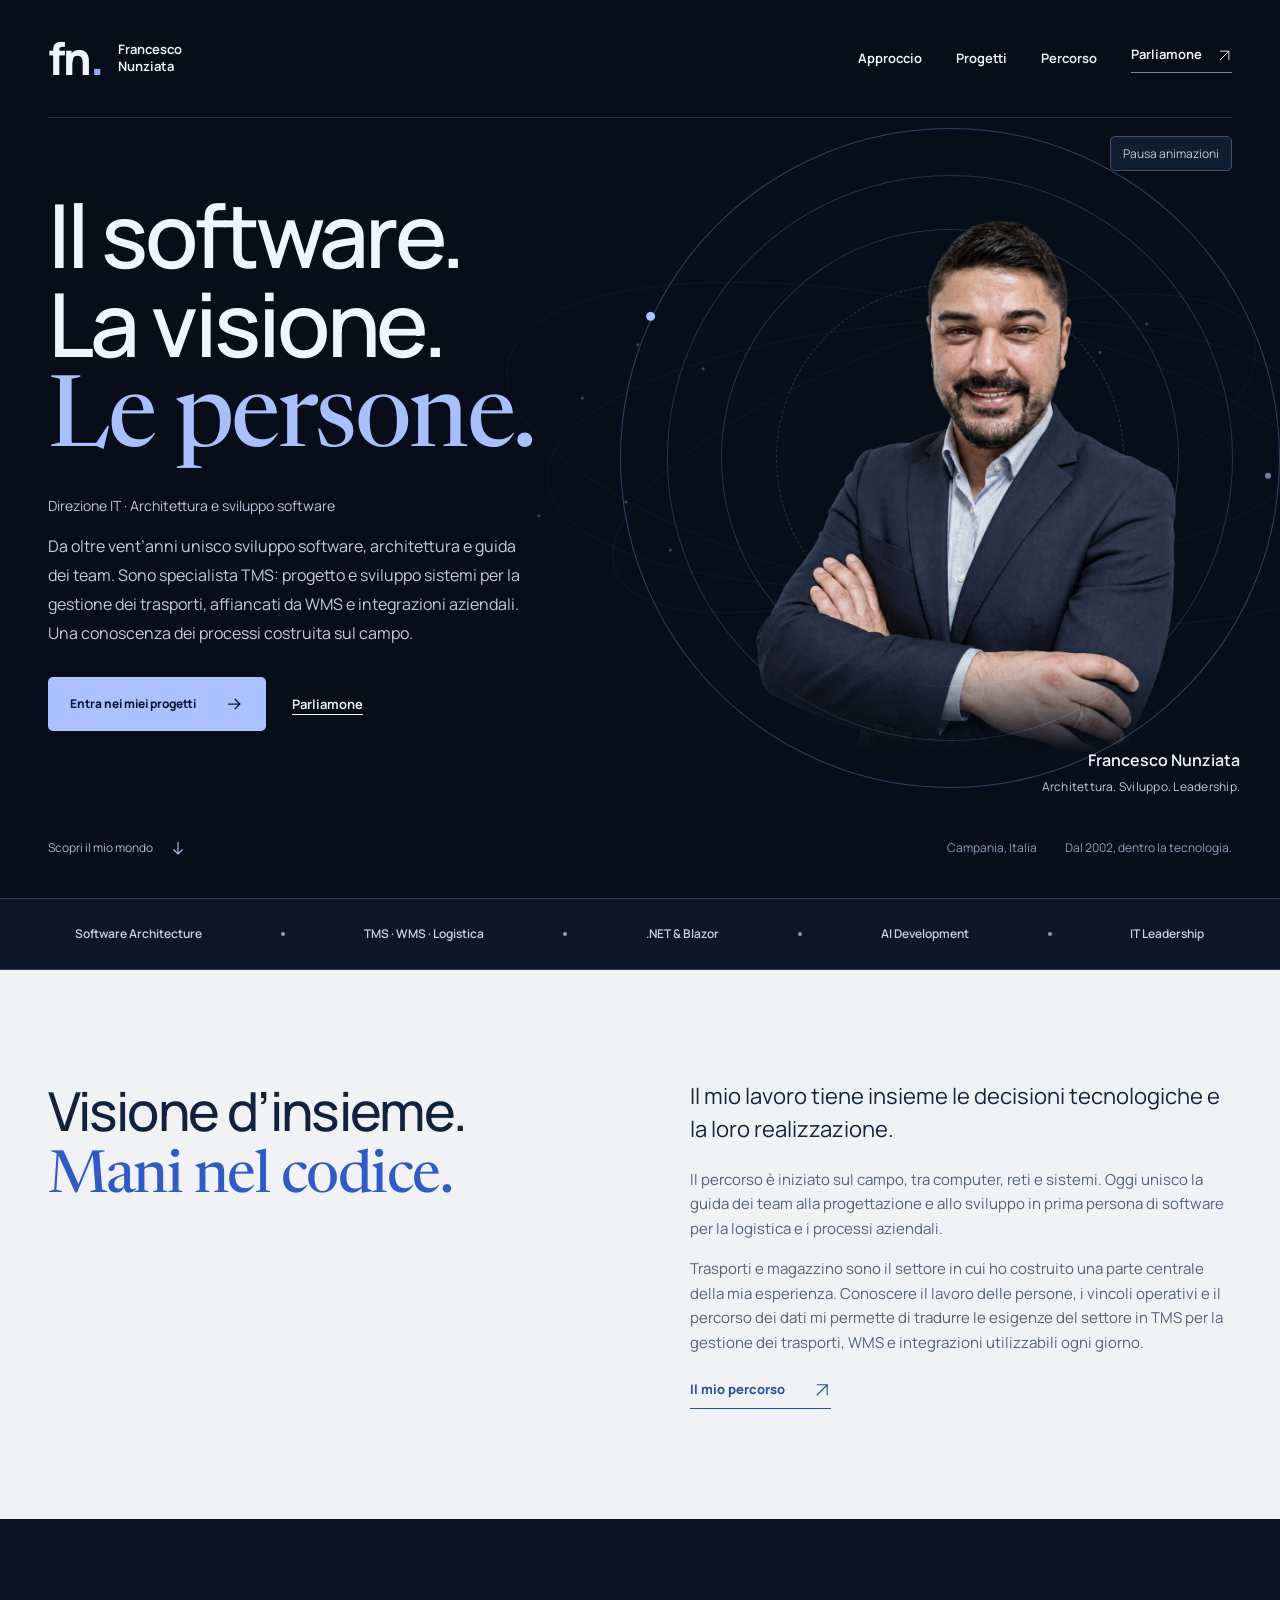
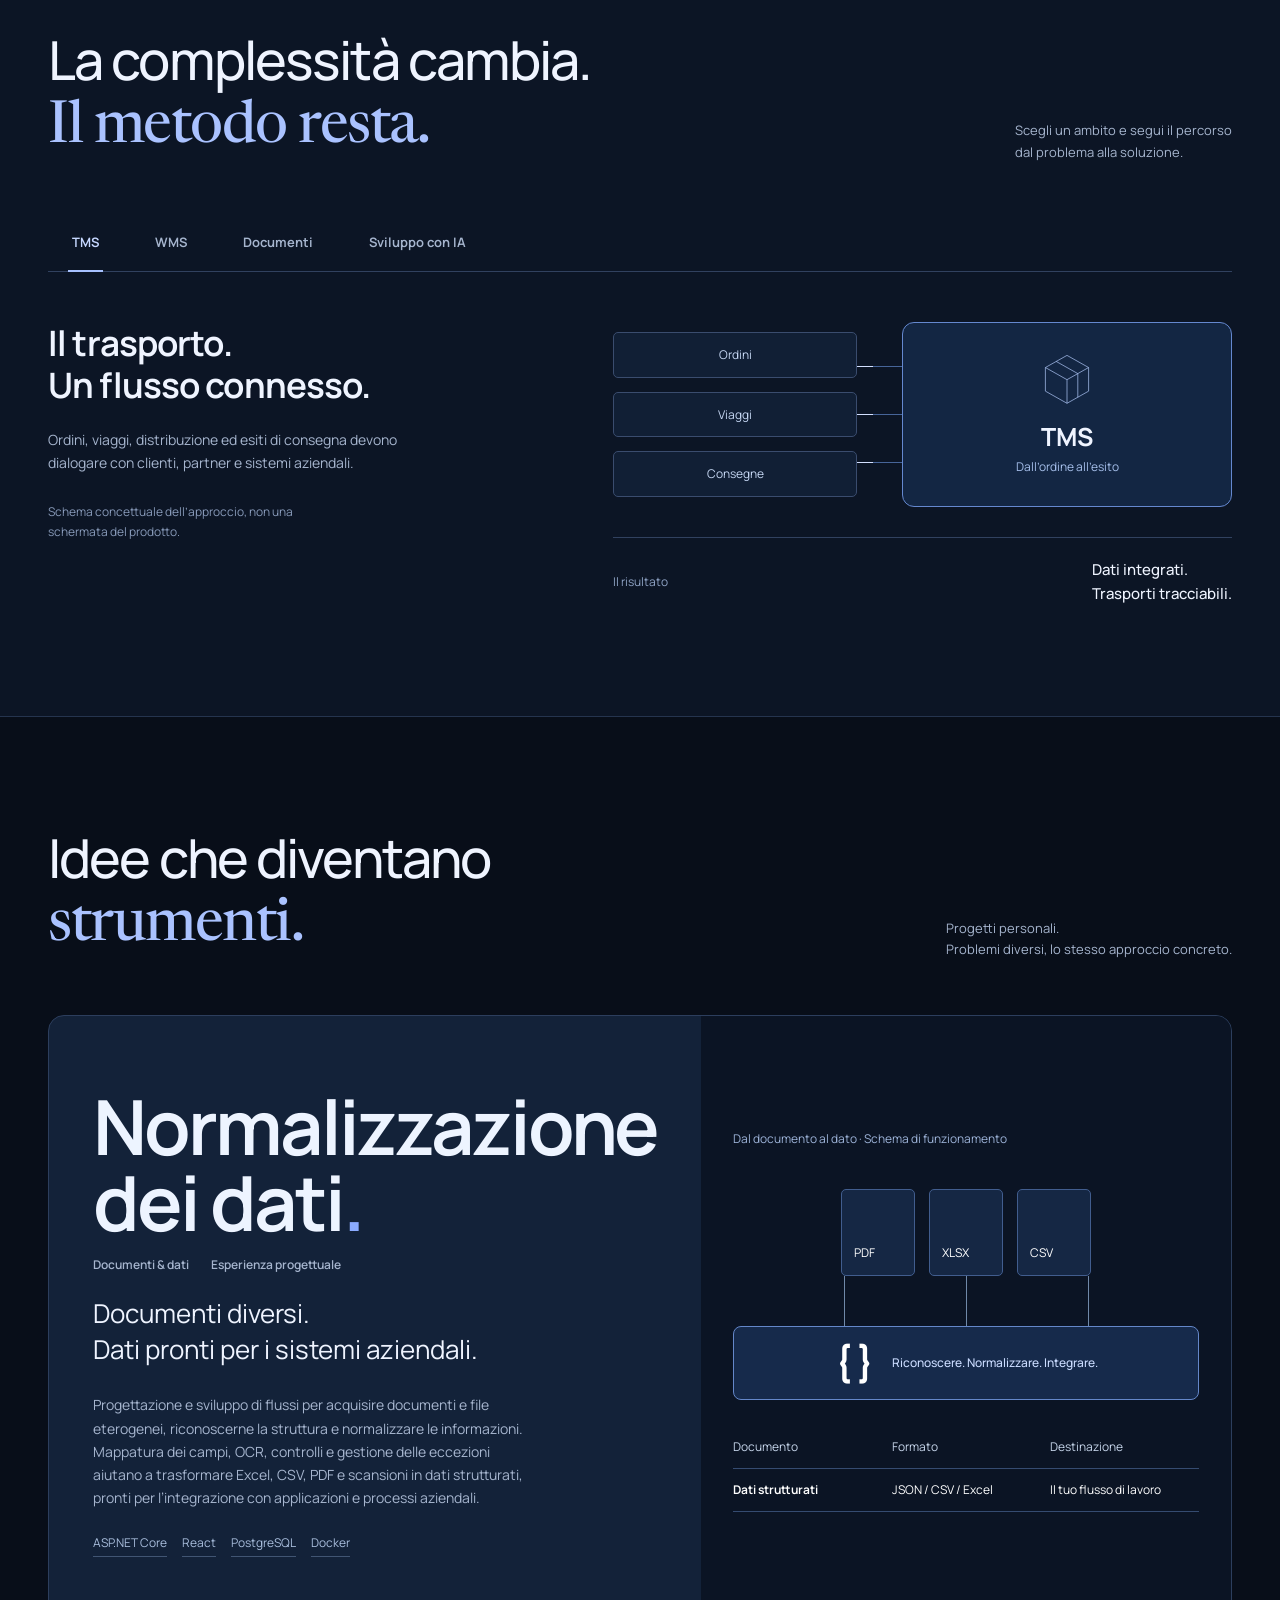
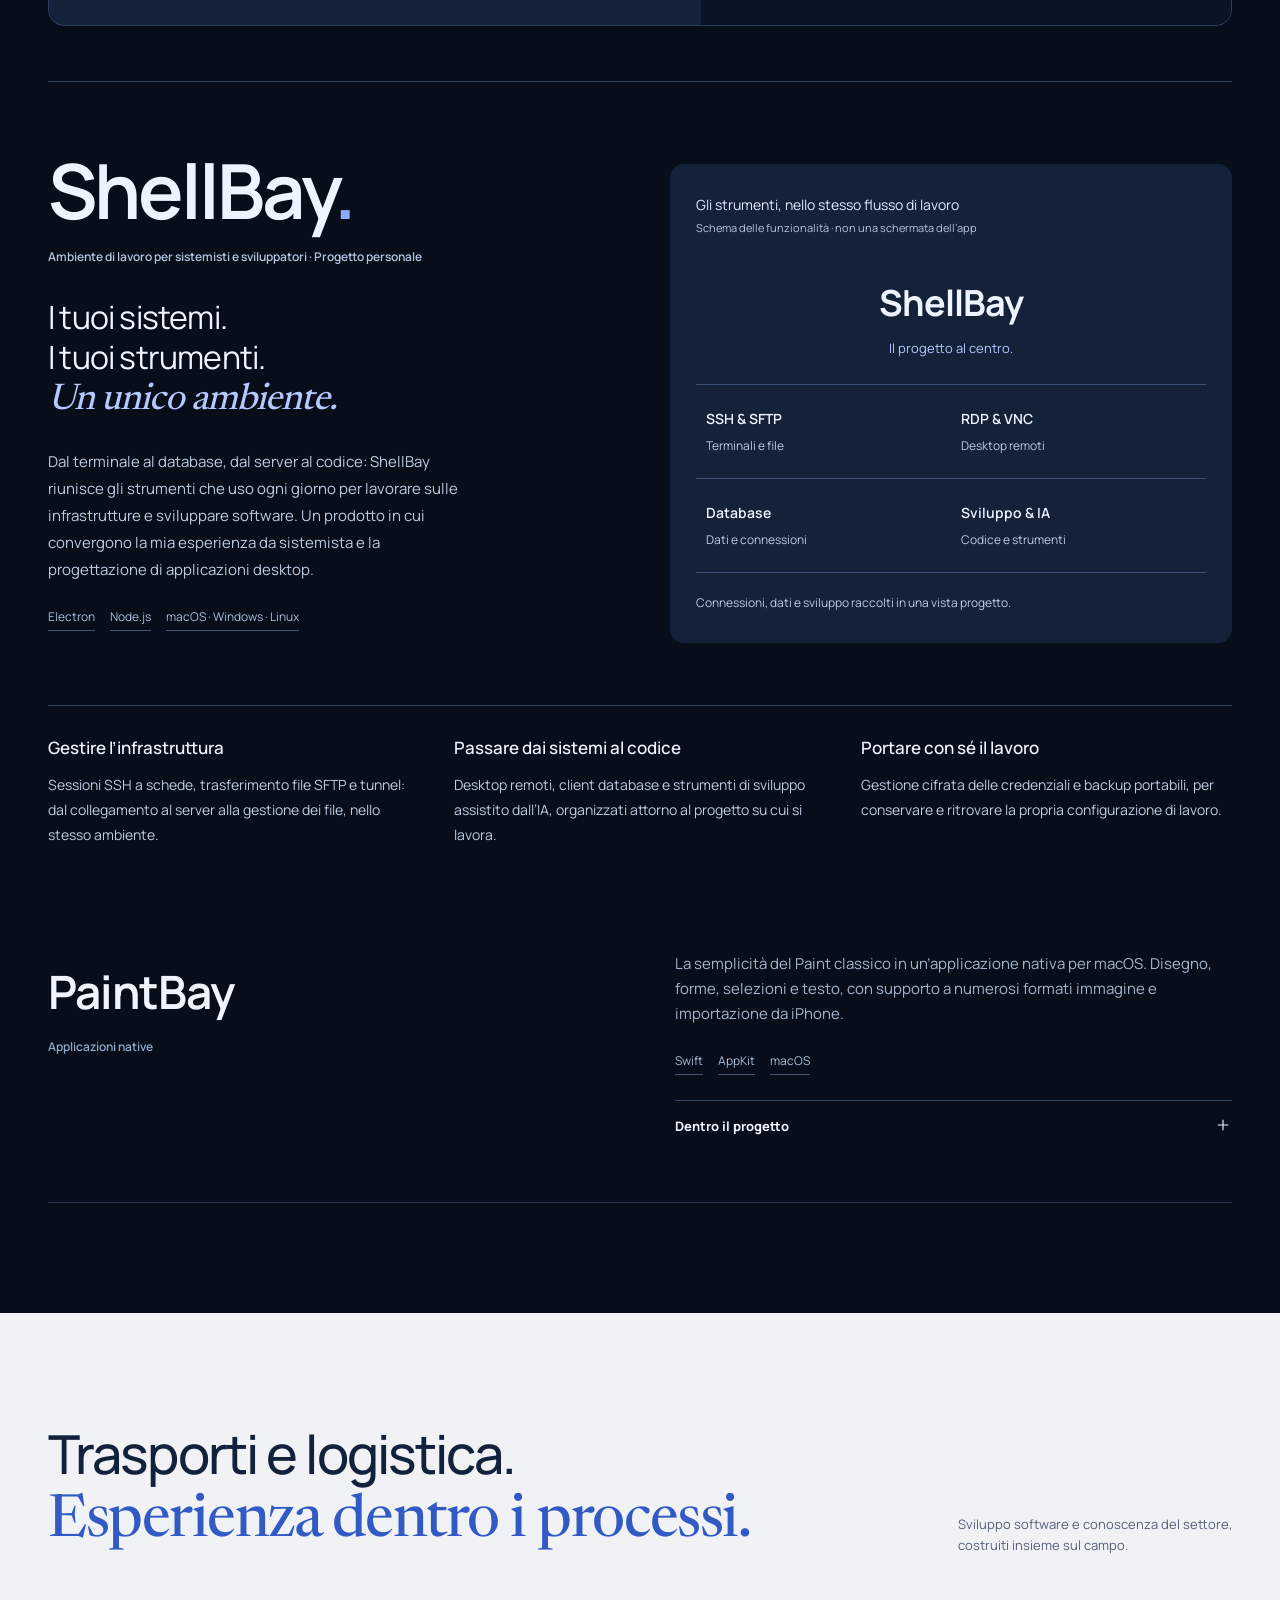
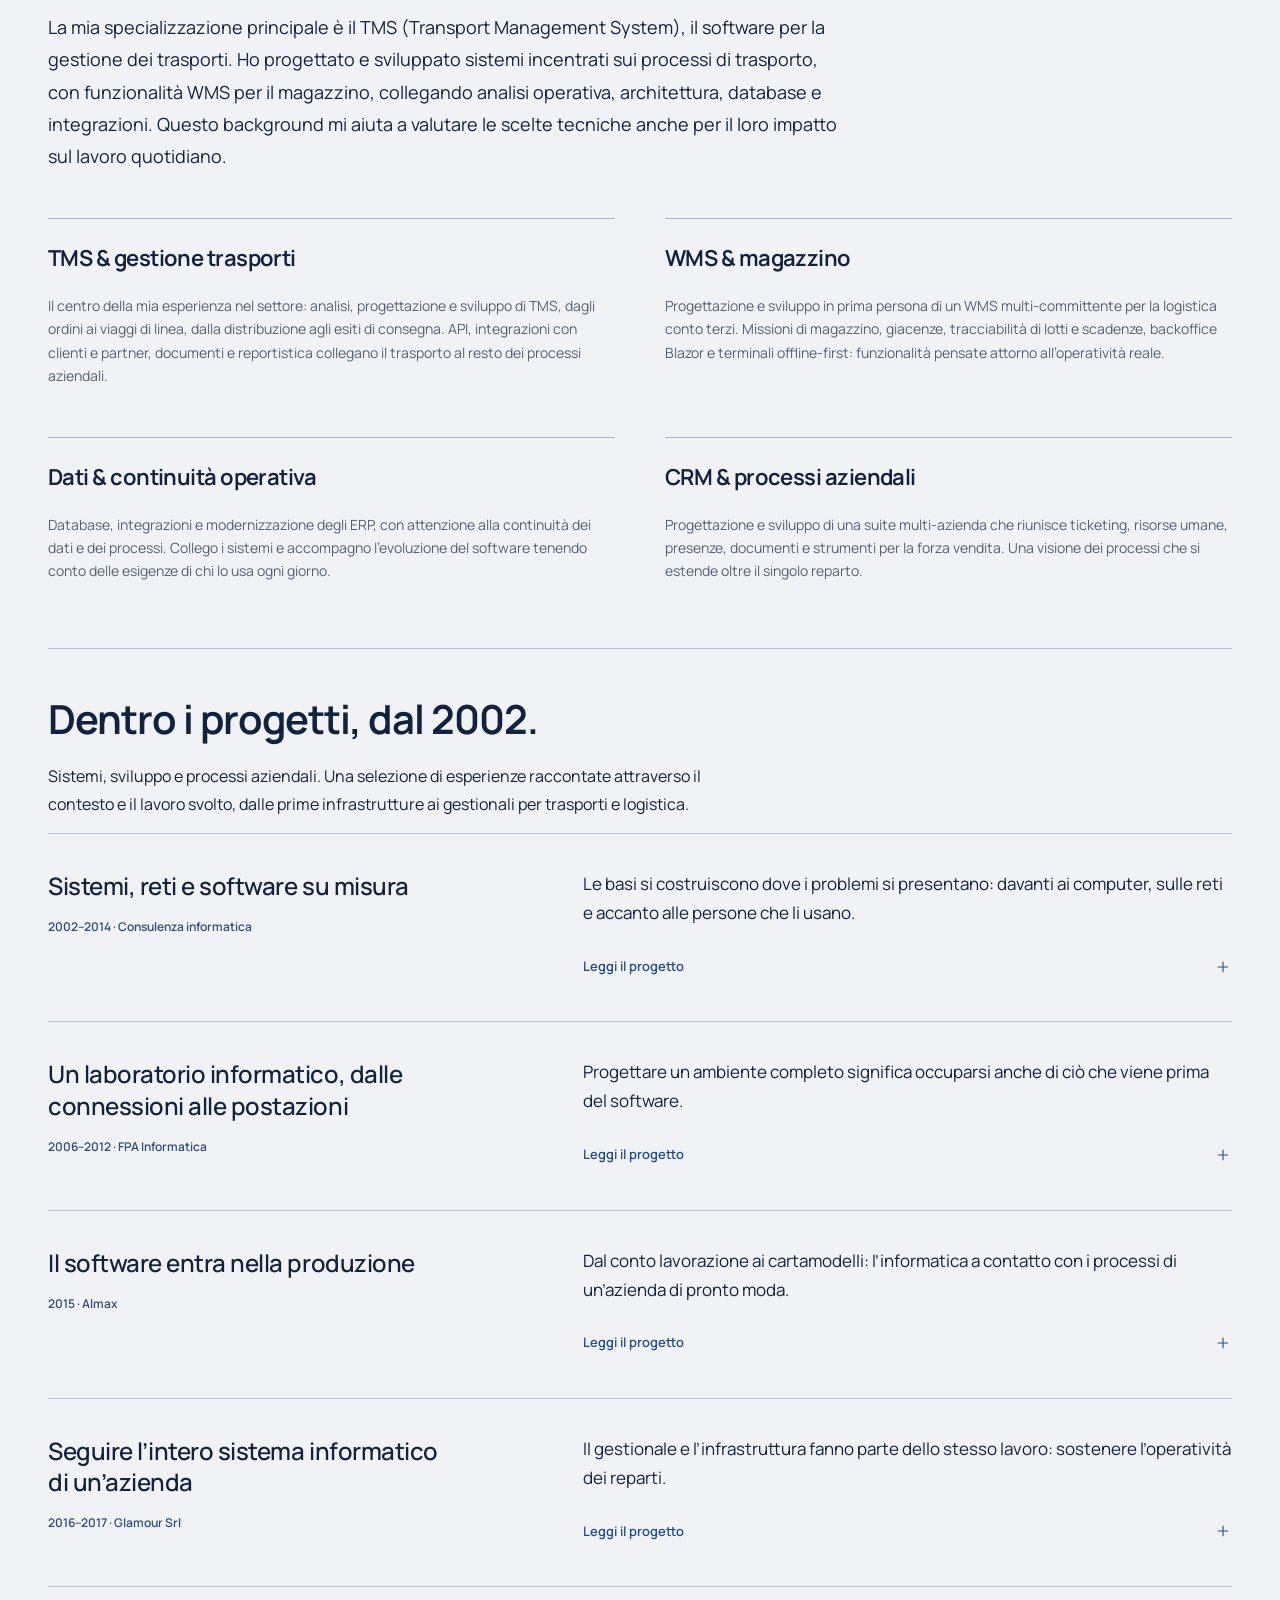
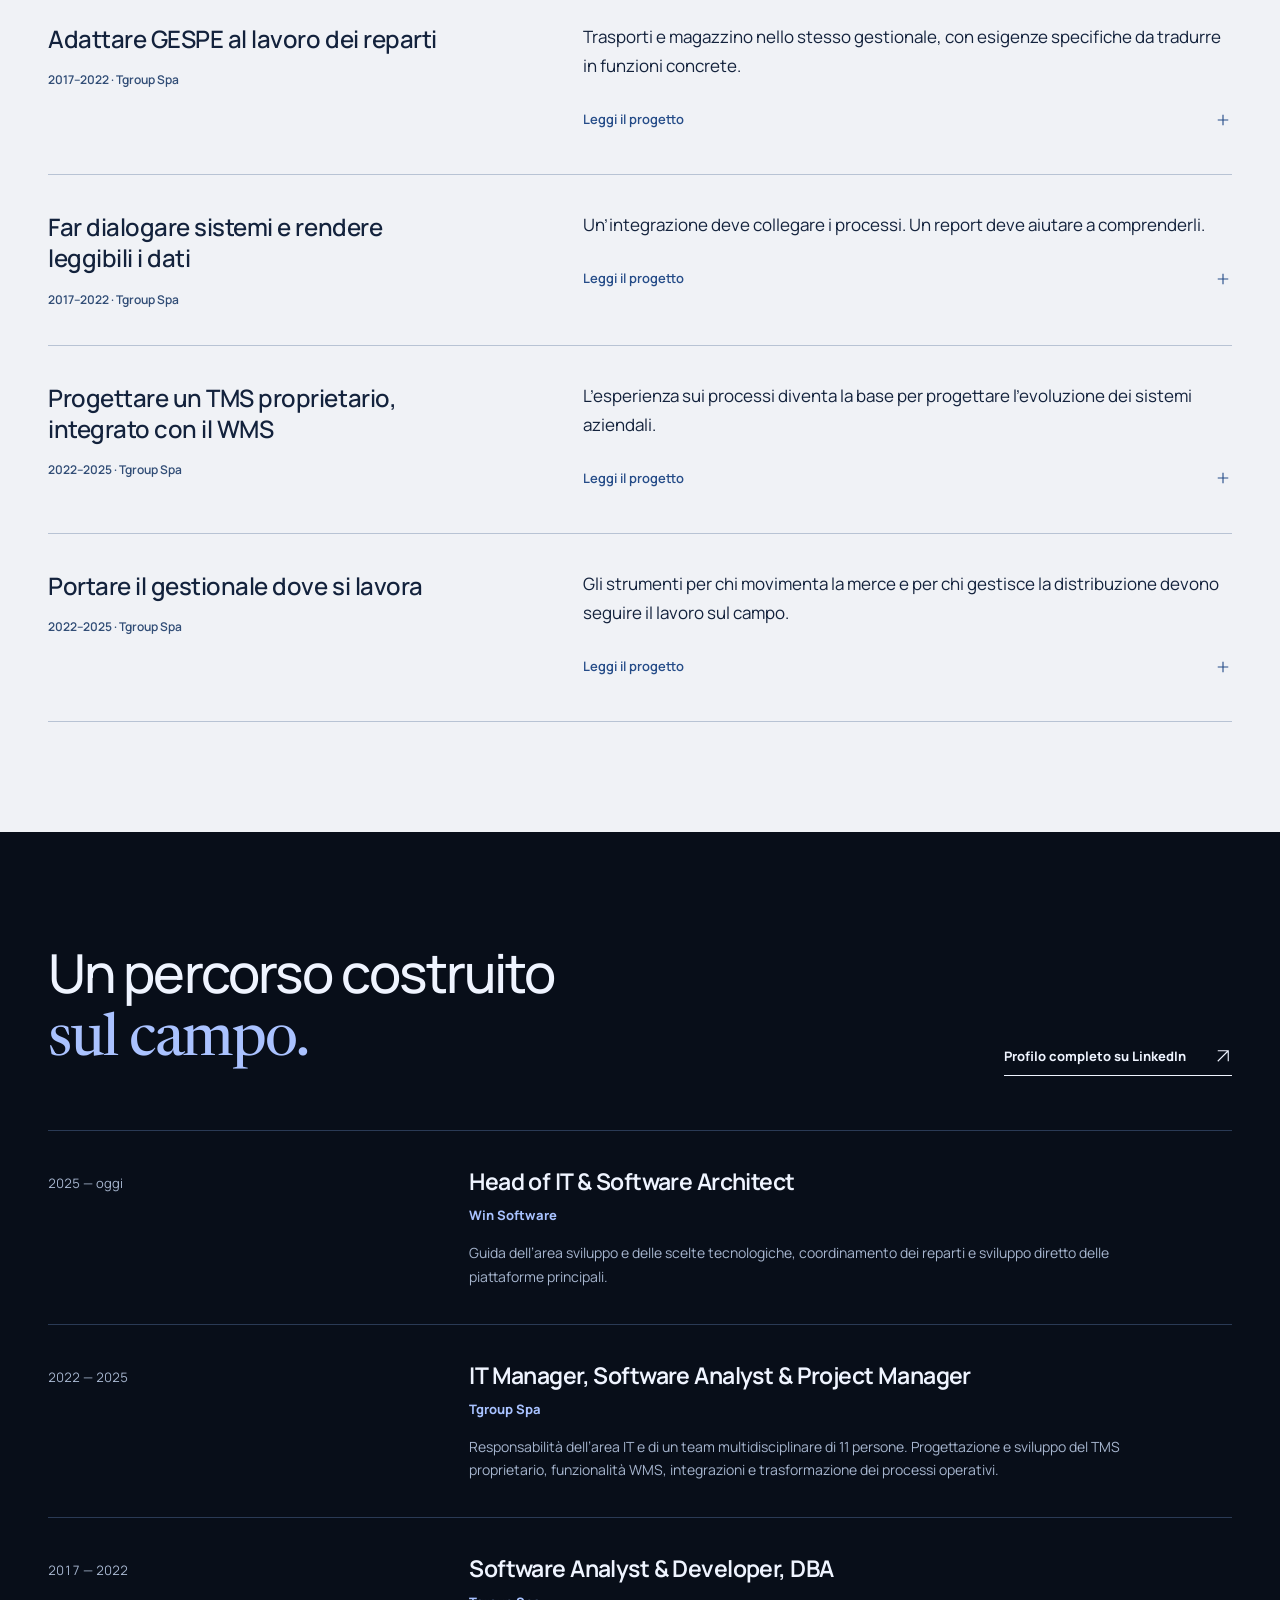
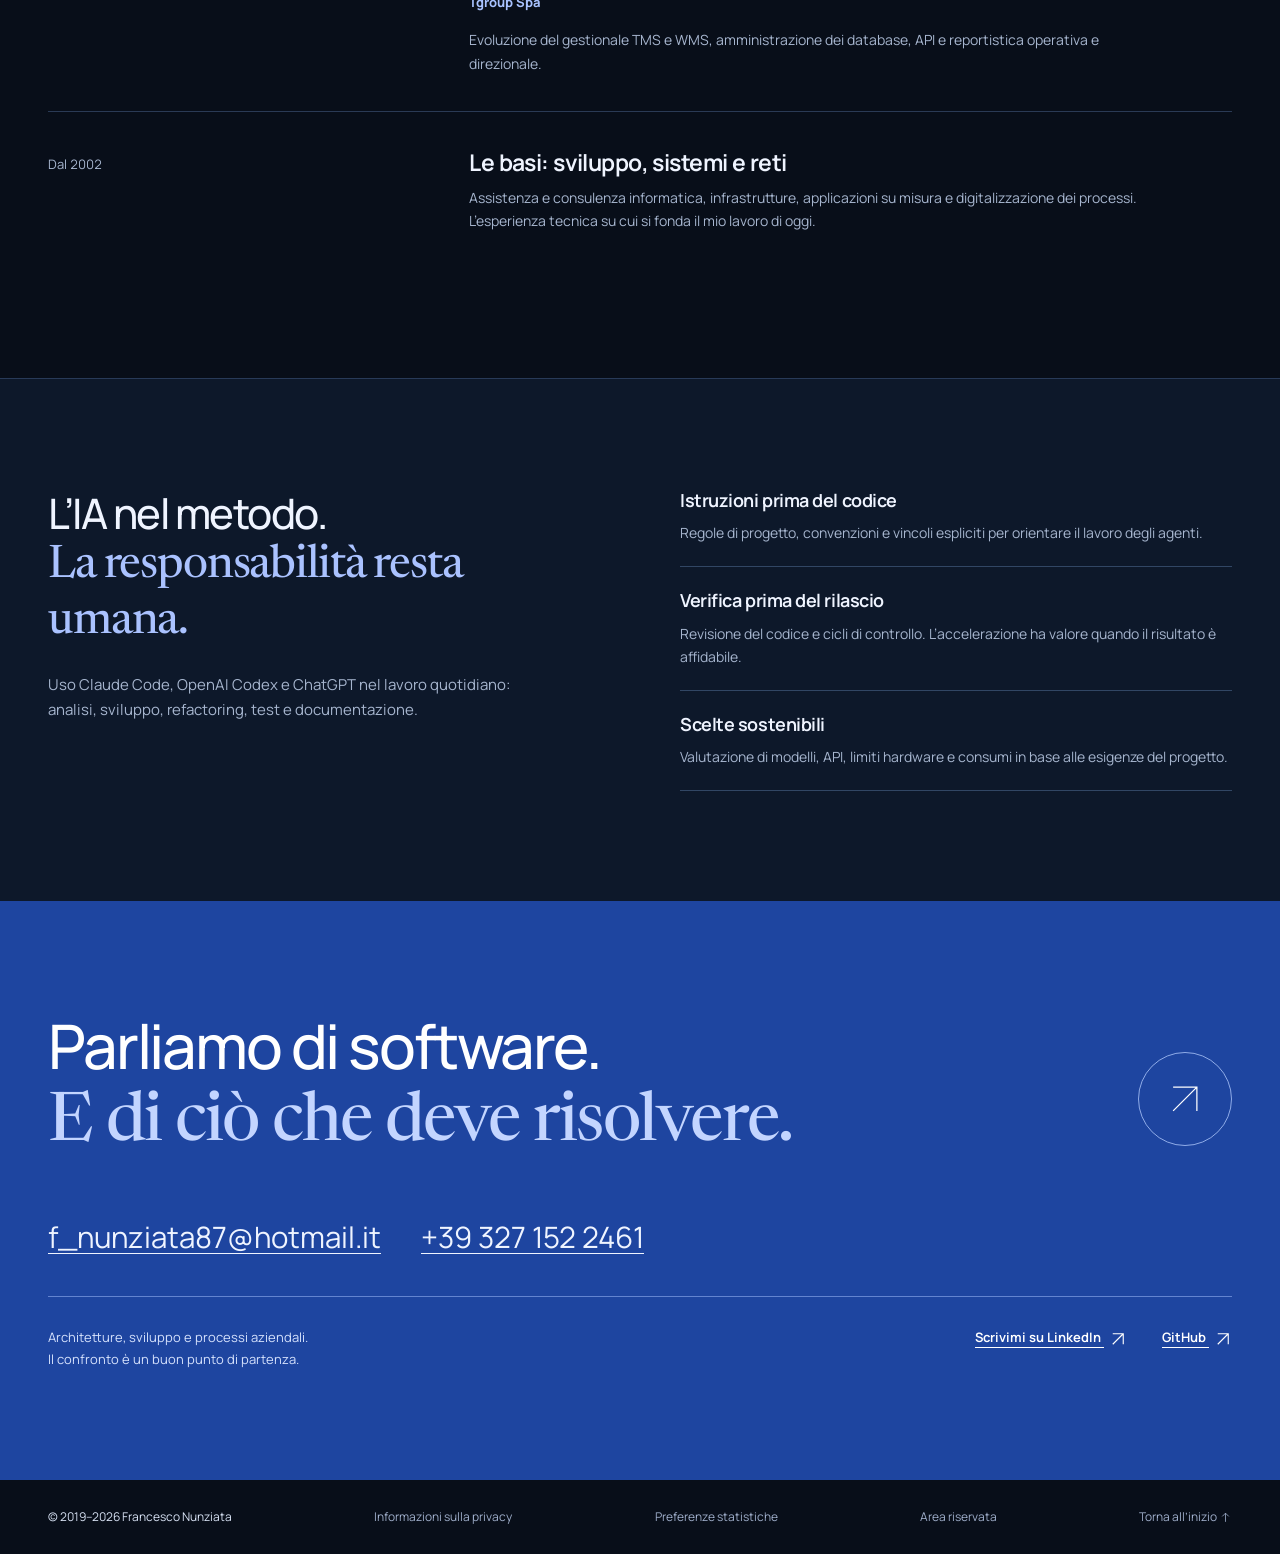
<file: index.html>
<!doctype html>
<html lang="it">
<head>
  <meta charset="utf-8">
  <meta name="viewport" content="width=device-width,initial-scale=1">
  <title>Francesco Nunziata | Specialista TMS e Software Architect</title>
  <meta name="description" content="Francesco Nunziata, Head of IT e Software Architect. Specialista TMS per la gestione dei trasporti, sviluppo WMS, ERP e CRM. C#, .NET e intelligenza artificiale.">
  <meta name="robots" content="index,follow,max-image-preview:large">
  <meta name="google-site-verification" content="C5-mHe6yOkEXXCLV8OczztDZ71rrD9cciWxLXsC6lv0">
  <meta name="theme-color" content="#080e19">
  <meta property="og:title" content="Francesco Nunziata — Specialista TMS e Software Architect">
  <meta property="og:description" content="Specialista TMS, Head of IT e Software Architect. Software per trasporti e logistica, WMS, ERP, CRM e sviluppo con IA.">
  <meta property="og:type" content="website">
  <meta property="og:locale" content="it_IT">
  <meta property="og:url" content="https://militralian.github.io/">
  <link rel="canonical" href="https://militralian.github.io/">
  <link rel="icon" href="favicon.svg" type="image/svg+xml">
  <link rel="preload" href="manrope.ttf" as="font" type="font/ttf" crossorigin>
  <link rel="stylesheet" href="style.css?v=20261101-stats">
  <script src="script.js?v=20261102-generic-data" defer></script>
  <script type="application/ld+json">{"@context":"https://schema.org","@graph":[{"@type":"WebSite","@id":"https://militralian.github.io/#website","url":"https://militralian.github.io/","name":"Francesco Nunziata","inLanguage":"it-IT","author":{"@id":"https://militralian.github.io/#francesco-nunziata"}},{"@type":"ProfilePage","@id":"https://militralian.github.io/#profile","url":"https://militralian.github.io/","name":"Francesco Nunziata — Specialista TMS e Software Architect","inLanguage":"it-IT","mainEntity":{"@id":"https://militralian.github.io/#francesco-nunziata"},"isPartOf":{"@id":"https://militralian.github.io/#website"}},{"@context":"https://schema.org","@type":"Person","name":"Francesco Nunziata","jobTitle":"Head of IT e Software Architect","url":"https://militralian.github.io/","sameAs":["https://www.linkedin.com/in/francesco-nunziata/","https://github.com/militralian"],"knowsAbout":["Transport Management System (TMS)","Gestione trasporti","Software per trasporti e logistica","Warehouse Management System (WMS)","Software Architecture","IT Management","C#",".NET","Blazor","PostgreSQL","WMS","ERP","CRM"],"@id":"https://militralian.github.io/#francesco-nunziata","description":"Head of IT e Software Architect, specialista TMS per la gestione dei trasporti. Progettazione e sviluppo di software per trasporti, logistica e processi aziendali.","image":"https://militralian.github.io/francesco.webp"}]}</script>
<link rel="stylesheet" href="analytics-consent.css"><script src="analytics-config.js" defer></script><script src="analytics.js" defer></script></head>
<body>
  <a class="skip" href="#contenuto">Vai al contenuto</a>
  <header class="header wrap">
    <a class="identity" href="#" aria-label="Francesco Nunziata, inizio pagina"><span class="monogram" aria-hidden="true">fn<span>.</span></span><span>Francesco<br>Nunziata</span></a>
    <nav aria-label="Navigazione principale"><a href="#approccio">Approccio</a><a href="#progetti">Progetti</a><a href="#percorso">Percorso</a><a class="nav-contact" href="#contatti">Parliamone <svg class="ui-icon" viewBox="0 0 24 24" aria-hidden="true"><path d="M5 19 19 5M5 5h14v14"/></svg></a></nav>
  </header>
  <main id="contenuto">
    <section class="hero wrap" aria-labelledby="hero-title">
      <canvas id="architecture-canvas" aria-hidden="true"></canvas><button class="motion-toggle" type="button" aria-pressed="false">Pausa animazioni</button>
      <div class="hero-orbit" aria-hidden="true"><span></span><span></span><span></span></div>
      <div class="hero-content"><h1 id="hero-title">Il software.<br>La visione.<br><em>Le persone.</em></h1><p class="hero-role">Direzione IT · Architettura e sviluppo software</p><p class="hero-description">Da oltre vent’anni unisco sviluppo software, architettura e guida dei team. Sono specialista TMS: progetto e sviluppo sistemi per la gestione dei trasporti, affiancati da WMS e integrazioni aziendali. Una conoscenza dei processi costruita sul campo.</p><div class="hero-actions"><a class="solid-link" href="#progetti">Entra nei miei progetti <svg viewBox="0 0 24 24" aria-hidden="true"><path d="M5 12h14m-6-6 6 6-6 6"/></svg></a><a href="#contatti" class="quiet-link">Parliamone</a></div></div>
      <figure class="portrait"><img src="francesco.webp" alt="Francesco Nunziata, Head of IT e Software Architect" width="1280" height="1254" fetchpriority="high"><figcaption><span>Francesco Nunziata</span><span>Architettura. Sviluppo. Leadership.</span></figcaption></figure>
      <a class="scroll-cue" href="#approccio"><span>Scopri il mio mondo</span><svg viewBox="0 0 24 24" aria-hidden="true"><path d="M12 4v16m-6-6 6 6 6-6"/></svg></a>
      <div class="hero-edge"><span>Campania, Italia</span><span>Dal 2002, dentro la tecnologia.</span></div>
    </section>
    <div class="expertise-strip" aria-label="Ambiti di lavoro"><span>Software Architecture</span><i></i><span>TMS · WMS · Logistica</span><i></i><span>.NET & Blazor</span><i></i><span>AI Development</span><i></i><span>IT Leadership</span></div>

    <section id="approccio" class="approach section" aria-labelledby="approach-title"><div class="wrap approach-grid">
      <h2 id="approach-title">Visione d’insieme.<br><em>Mani nel codice.</em></h2>
      <div class="approach-copy"><p class="lead">Il mio lavoro tiene insieme le decisioni tecnologiche e la loro realizzazione.</p><p>Il percorso è iniziato sul campo, tra computer, reti e sistemi. Oggi unisco la guida dei team alla progettazione e allo sviluppo in prima persona di software per la logistica e i processi aziendali.</p><p>Trasporti e magazzino sono il settore in cui ho costruito una parte centrale della mia esperienza. Conoscere il lavoro delle persone, i vincoli operativi e il percorso dei dati mi permette di tradurre le esigenze del settore in TMS per la gestione dei trasporti, WMS e integrazioni utilizzabili ogni giorno.</p><a class="text-link" href="#percorso">Il mio percorso <svg class="ui-icon" viewBox="0 0 24 24" aria-hidden="true"><path d="M5 19 19 5M5 5h14v14"/></svg></a></div>
    </div></section>

    <section class="lab section" aria-labelledby="lab-title"><div class="wrap"><div class="section-heading"><h2 id="lab-title">La complessità cambia.<br><em>Il metodo resta.</em></h2><p>Scegli un ambito e segui il percorso<br>dal problema alla soluzione.</p></div><div class="lab-tabs" role="tablist" aria-label="Ambiti di progettazione"><button id="tab-trasporti" role="tab" aria-selected="true" aria-controls="lab-panel" data-scenario="trasporti">TMS</button><button id="tab-logistica" role="tab" aria-selected="false" aria-controls="lab-panel" data-scenario="logistica" tabindex="-1">WMS</button><button id="tab-documenti" role="tab" aria-selected="false" aria-controls="lab-panel" data-scenario="documenti" tabindex="-1">Documenti</button><button id="tab-ia" role="tab" aria-selected="false" aria-controls="lab-panel" data-scenario="ia" tabindex="-1">Sviluppo con IA</button></div><div id="lab-panel" class="lab-panel" role="tabpanel" aria-labelledby="tab-trasporti"><div class="lab-copy"><h3 id="scenario-title">Il trasporto.<br>Un flusso connesso.</h3><p id="scenario-description">Ordini, viaggi, distribuzione ed esiti di consegna devono dialogare con clienti, partner e sistemi aziendali.</p><p class="lab-caption">Schema concettuale dell’approccio, non una schermata del prodotto.</p></div><div class="system-map"><div class="map-inputs"><span id="input-one">Ordini</span><span id="input-two">Viaggi</span><span id="input-three">Consegne</span></div><div class="map-route" aria-hidden="true"><span></span><span></span><span></span></div><div class="map-core"><svg viewBox="0 0 80 80" aria-hidden="true"><path d="M40 5 72 23v35L40 76 8 58V23Z M8 23l32 18 32-18M40 41v35M24 14l32 18v35"/></svg><strong id="core-title">TMS</strong><span id="core-detail">Dall’ordine all’esito</span></div><div class="map-result"><span>Il risultato</span><strong id="scenario-result">Dati integrati.<br>Trasporti tracciabili.</strong></div></div></div></div></section>

    <section id="progetti" class="projects section wrap" aria-labelledby="projects-title">
      <div class="section-heading"><h2 id="projects-title">Idee che diventano<br><em>strumenti.</em></h2><p>Progetti personali.<br>Problemi diversi, lo stesso approccio concreto.</p></div>
      <article class="featured-project" aria-labelledby="document-data-title">
        <div class="project-copy"><h3 id="document-data-title">Normalizzazione dei dati<span class="title-dot">.</span></h3><div class="project-meta"><span>Documenti & dati</span><span>Esperienza progettuale</span></div><p class="project-summary">Documenti diversi.<br>Dati pronti per i sistemi aziendali.</p><p>Progettazione e sviluppo di flussi per acquisire documenti e file eterogenei, riconoscerne la struttura e normalizzare le informazioni. Mappatura dei campi, OCR, controlli e gestione delle eccezioni aiutano a trasformare Excel, CSV, PDF e scansioni in dati strutturati, pronti per l’integrazione con applicazioni e processi aziendali.</p><ul class="tags" aria-label="Tecnologie utilizzate"><li>ASP.NET Core</li><li>React</li><li>PostgreSQL</li><li>Docker</li></ul></div>
        <figure class="norma-figure"><figcaption>Dal documento al dato · Schema di funzionamento</figcaption><div class="document-stack"><span>PDF</span><span>XLSX</span><span>CSV</span></div><div class="connector" aria-hidden="true"><span></span><span></span><span></span></div><div class="normalizer"><span class="n-mark" aria-hidden="true">{ }</span><strong>Riconoscere. Normalizzare. Integrare.</strong></div><div class="output-data"><div><span>Documento</span><span>Formato</span><span>Destinazione</span></div><div><strong>Dati strutturati</strong><span>JSON / CSV / Excel</span><span>Il tuo flusso di lavoro</span></div></div></figure>
      </article>
      <article id="shellbay" class="shellbay-project" aria-labelledby="shellbay-title">
        <div class="shellbay-intro"><h3 id="shellbay-title">ShellBay<span class="title-dot">.</span></h3><p class="project-meta">Ambiente di lavoro per sistemisti e sviluppatori · Progetto personale</p><p class="shellbay-statement">I tuoi sistemi.<br>I tuoi strumenti.<br><em>Un unico ambiente.</em></p><p>Dal terminale al database, dal server al codice: ShellBay riunisce gli strumenti che uso ogni giorno per lavorare sulle infrastrutture e sviluppare software. Un prodotto in cui convergono la mia esperienza da sistemista e la progettazione di applicazioni desktop.</p><ul class="tags" aria-label="Tecnologie di ShellBay"><li>Electron</li><li>Node.js</li><li>macOS · Windows · Linux</li></ul></div>
        <figure class="shellbay-map"><figcaption>Gli strumenti, nello stesso flusso di lavoro<br><span>Schema delle funzionalità · non una schermata dell’app</span></figcaption><div class="shellbay-hub"><strong>ShellBay</strong><span>Il progetto al centro.</span></div><div class="shellbay-tools"><div><strong>SSH & SFTP</strong><span>Terminali e file</span></div><div><strong>RDP & VNC</strong><span>Desktop remoti</span></div><div><strong>Database</strong><span>Dati e connessioni</span></div><div><strong>Sviluppo & IA</strong><span>Codice e strumenti</span></div></div><p>Connessioni, dati e sviluppo raccolti in una vista progetto.</p></figure>
        <div class="shellbay-capabilities"><div><h4>Gestire l’infrastruttura</h4><p>Sessioni SSH a schede, trasferimento file SFTP e tunnel: dal collegamento al server alla gestione dei file, nello stesso ambiente.</p></div><div><h4>Passare dai sistemi al codice</h4><p>Desktop remoti, client database e strumenti di sviluppo assistito dall’IA, organizzati attorno al progetto su cui si lavora.</p></div><div><h4>Portare con sé il lavoro</h4><p>Gestione cifrata delle credenziali e backup portabili, per conservare e ritrovare la propria configurazione di lavoro.</p></div></div>
      </article>
      <article class="project-row"><div class="project-row-title"><h3>PaintBay</h3><span class="project-meta">Applicazioni native</span></div><div><p>La semplicità del Paint classico in un’applicazione nativa per macOS. Disegno, forme, selezioni e testo, con supporto a numerosi formati immagine e importazione da iPhone.</p><ul class="tags"><li>Swift</li><li>AppKit</li><li>macOS</li></ul><details><summary>Dentro il progetto <svg class="ui-icon" viewBox="0 0 24 24" aria-hidden="true"><path d="M12 5v14M5 12h14"/></svg></summary><p>Sviluppata senza librerie di terze parti. Pennelli, forme modificabili, zoom e annullamento multilivello, con un’interfaccia in italiano e inglese e integrazione con Continuity Camera.</p></details></div></article>
    </section>

    <section id="trasporti-logistica" class="business section" aria-labelledby="business-title"><div class="wrap"><div class="section-heading"><h2 id="business-title">Trasporti e logistica.<br><em>Esperienza dentro i processi.</em></h2><p>Sviluppo software e conoscenza del settore,<br>costruiti insieme sul campo.</p></div><p class="sector-intro">La mia specializzazione principale è il TMS (Transport Management System), il software per la gestione dei trasporti. Ho progettato e sviluppato sistemi incentrati sui processi di trasporto, con funzionalità WMS per il magazzino, collegando analisi operativa, architettura, database e integrazioni. Questo background mi aiuta a valutare le scelte tecniche anche per il loro impatto sul lavoro quotidiano.</p><div class="business-list"><article><h3>TMS & gestione trasporti</h3><p>Il centro della mia esperienza nel settore: analisi, progettazione e sviluppo di TMS, dagli ordini ai viaggi di linea, dalla distribuzione agli esiti di consegna. API, integrazioni con clienti e partner, documenti e reportistica collegano il trasporto al resto dei processi aziendali.</p></article><article><h3>WMS & magazzino</h3><p>Progettazione e sviluppo in prima persona di un WMS multi-committente per la logistica conto terzi. Missioni di magazzino, giacenze, tracciabilità di lotti e scadenze, backoffice Blazor e terminali offline-first: funzionalità pensate attorno all’operatività reale.</p></article><article><h3>Dati & continuità operativa</h3><p>Database, integrazioni e modernizzazione degli ERP, con attenzione alla continuità dei dati e dei processi. Collego i sistemi e accompagno l’evoluzione del software tenendo conto delle esigenze di chi lo usa ogni giorno.</p></article><article><h3>CRM & processi aziendali</h3><p>Progettazione e sviluppo di una suite multi-azienda che riunisce ticketing, risorse umane, presenze, documenti e strumenti per la forza vendita. Una visione dei processi che si estende oltre il singolo reparto.</p></article></div><div id="progetti-professionali" class="sector-history"><h3>Dentro i progetti, dal 2002.</h3><p class="sector-history-lead">Sistemi, sviluppo e processi aziendali. Una selezione di esperienze raccontate attraverso il contesto e il lavoro svolto, dalle prime infrastrutture ai gestionali per trasporti e logistica.</p><div class="experience-stories"><article class="experience-story"><div class="story-heading"><h4>Sistemi, reti e software su misura</h4><p class="history-period">2002–2014 · Consulenza informatica</p></div><div class="story-content"><p class="story-summary">Le basi si costruiscono dove i problemi si presentano: davanti ai computer, sulle reti e accanto alle persone che li usano.</p><details><summary>Leggi il progetto <svg class="ui-icon" viewBox="0 0 24 24" aria-hidden="true"><path d="M12 5v14M5 12h14"/></svg></summary><div class="story-reading"><h5>Il contesto</h5><p>Aziende e privati con esigenze diverse: installare postazioni e periferiche, configurare la rete, mantenere i sistemi e ricevere assistenza in sede o da remoto.</p><h5>Il mio lavoro</h5><p>Ho affiancato alla gestione dell’infrastruttura lo sviluppo di utility e applicativi in Visual Basic, C# e scripting. Il punto di partenza era l’esigenza del cliente, da affrontare con gli strumenti adatti al suo ambiente di lavoro.</p></div></details></div></article><article class="experience-story"><div class="story-heading"><h4>Un laboratorio informatico, dalle connessioni alle postazioni</h4><p class="history-period">2006–2012 · FPA Informatica</p></div><div class="story-content"><p class="story-summary">Progettare un ambiente completo significa occuparsi anche di ciò che viene prima del software.</p><details><summary>Leggi il progetto <svg class="ui-icon" viewBox="0 0 24 24" aria-hidden="true"><path d="M12 5v14M5 12h14"/></svg></summary><div class="story-reading"><h5>Il contesto</h5><p>Laboratori informatici destinati a scuole e comuni, con esigenze che comprendevano impianto elettrico, rete dati, computer e stampanti.</p><h5>Il mio lavoro</h5><p>Ho partecipato alla progettazione e all’allestimento dei laboratori, all’installazione delle postazioni e delle reti e alla presentazione dei progetti in fiere di settore. Assistenza tecnica e sviluppo di utility accompagnavano il lavoro sui sistemi.</p></div></details></div></article><article class="experience-story"><div class="story-heading"><h4>Il software entra nella produzione</h4><p class="history-period">2015 · Almax</p></div><div class="story-content"><p class="story-summary">Dal conto lavorazione ai cartamodelli: l’informatica a contatto con i processi di un’azienda di pronto moda.</p><details><summary>Leggi il progetto <svg class="ui-icon" viewBox="0 0 24 24" aria-hidden="true"><path d="M12 5v14M5 12h14"/></svg></summary><div class="story-reading"><h5>Il contesto</h5><p>Gestione delle lavorazioni, digitalizzazione dei cartamodelli e configurazione del sistema di taglio automatico, insieme alle esigenze quotidiane di rete e server.</p><h5>Il mio lavoro</h5><p>Ho sviluppato software per il conto lavorazione e strumenti per la rete interna, lavorando anche sulla digitalizzazione della produzione. Un’esperienza trasversale tra applicazioni, infrastruttura e strumenti CAD per la modellistica.</p></div></details></div></article><article class="experience-story"><div class="story-heading"><h4>Seguire l’intero sistema informatico di un’azienda</h4><p class="history-period">2016–2017 · Glamour Srl</p></div><div class="story-content"><p class="story-summary">Il gestionale e l’infrastruttura fanno parte dello stesso lavoro: sostenere l’operatività dei reparti.</p><details><summary>Leggi il progetto <svg class="ui-icon" viewBox="0 0 24 24" aria-hidden="true"><path d="M12 5v14M5 12h14"/></svg></summary><div class="story-reading"><h5>Il contesto</h5><p>Un’azienda di distribuzione all’ingrosso di cosmetica e profumeria, con un gestionale interno da mantenere ed evolvere e un’infrastruttura da riorganizzare.</p><h5>Il mio lavoro</h5><p>Ho seguito lo sviluppo di applicazioni su misura, la manutenzione e la riprogrammazione del gestionale. Mi sono occupato anche della sala server, della sicurezza e dei backup, oltre che del sito aziendale e dei materiali di comunicazione.</p></div></details></div></article><article class="experience-story"><div class="story-heading"><h4>Adattare GESPE al lavoro dei reparti</h4><p class="history-period">2017–2022 · Tgroup Spa</p></div><div class="story-content"><p class="story-summary">Trasporti e magazzino nello stesso gestionale, con esigenze specifiche da tradurre in funzioni concrete.</p><details><summary>Leggi il progetto <svg class="ui-icon" viewBox="0 0 24 24" aria-hidden="true"><path d="M12 5v14M5 12h14"/></svg></summary><div class="story-reading"><h5>Il contesto</h5><p>La personalizzazione delle funzionalità TMS e WMS del gestionale GESPE coinvolgeva i processi operativi dell’azienda, con necessità diverse tra reparti.</p><h5>Il mio lavoro</h5><p>Ho sviluppato nuove funzioni, moduli e form dedicati e seguito l’evoluzione del gestionale e delle integrazioni. Questa conoscenza dei processi ha posto le basi per la successiva progettazione del software proprietario aziendale.</p></div></details></div></article><article class="experience-story"><div class="story-heading"><h4>Far dialogare sistemi e rendere leggibili i dati</h4><p class="history-period">2017–2022 · Tgroup Spa</p></div><div class="story-content"><p class="story-summary">Un’integrazione deve collegare i processi. Un report deve aiutare a comprenderli.</p><details><summary>Leggi il progetto <svg class="ui-icon" viewBox="0 0 24 24" aria-hidden="true"><path d="M12 5v14M5 12h14"/></svg></summary><div class="story-reading"><h5>Il contesto</h5><p>Scambio dati con piattaforme esterne, tra cui Zucchetti e sistemi di Track &amp; Trace, insieme alla necessità di disporre di report operativi e direzionali.</p><h5>Il mio lavoro</h5><p>Ho realizzato librerie e strumenti di integrazione e API in Node.js, lavorando anche con Crystal Reports e Report Builder. Come DBA ho seguito progettazione, sicurezza e backup dei database, viste, stored procedure e ottimizzazione su grandi volumi di dati.</p></div></details></div></article><article class="experience-story"><div class="story-heading"><h4>Progettare un TMS proprietario, integrato con il WMS</h4><p class="history-period">2022–2025 · Tgroup Spa</p></div><div class="story-content"><p class="story-summary">L’esperienza sui processi diventa la base per progettare l’evoluzione dei sistemi aziendali.</p><details><summary>Leggi il progetto <svg class="ui-icon" viewBox="0 0 24 24" aria-hidden="true"><path d="M12 5v14M5 12h14"/></svg></summary><div class="story-reading"><h5>Il contesto</h5><p>Lo sviluppo di un software proprietario principalmente TMS, affiancato da funzionalità WMS e ispirato alle logiche di GESPE, per gestire autonomamente l’evoluzione dei sistemi aziendali.</p><h5>Il mio lavoro</h5><p>Ho progettato e sviluppato il TMS proprietario e guidato i principali progetti di trasformazione digitale. Le integrazioni con clienti e partner comprendevano ordini, esiti di consegna, fatture e documenti di trasporto, oltre a ordini, giacenze e documenti di magazzino.</p></div></details></div></article><article class="experience-story"><div class="story-heading"><h4>Portare il gestionale dove si lavora</h4><p class="history-period">2022–2025 · Tgroup Spa</p></div><div class="story-content"><p class="story-summary">Gli strumenti per chi movimenta la merce e per chi gestisce la distribuzione devono seguire il lavoro sul campo.</p><details><summary>Leggi il progetto <svg class="ui-icon" viewBox="0 0 24 24" aria-hidden="true"><path d="M12 5v14M5 12h14"/></svg></summary><div class="story-reading"><h5>Il contesto</h5><p>Operatori di magazzino e su strada impegnati in carico e scarico dei camion, viaggi di linea e distribuzione, riscontro merce e gestione del magazzino.</p><h5>Il mio lavoro</h5><p>Ho sviluppato una soluzione palmare per le attività operative, dalle missioni alle giacenze fino agli inventari, e un’applicazione mobile per gli autisti dedicata alla distribuzione e alle consegne.</p></div></details></div></article></div></div></div></section>

    <section id="percorso" class="career section wrap" aria-labelledby="career-title"><div class="section-heading"><h2 id="career-title">Un percorso costruito<br><em>sul campo.</em></h2><a class="text-link" href="https://www.linkedin.com/in/francesco-nunziata/" target="_blank" rel="noopener noreferrer">Profilo completo su LinkedIn <svg class="ui-icon" viewBox="0 0 24 24" aria-hidden="true"><path d="M5 19 19 5M5 5h14v14"/></svg></a></div>
      <ol class="timeline"><li><div class="timeline-date">2025 — oggi</div><div><h3>Head of IT & Software Architect</h3><p class="company">Win Software</p><p>Guida dell’area sviluppo e delle scelte tecnologiche, coordinamento dei reparti e sviluppo diretto delle piattaforme principali.</p></div></li><li><div class="timeline-date">2022 — 2025</div><div><h3>IT Manager, Software Analyst & Project Manager</h3><p class="company">Tgroup Spa</p><p>Responsabilità dell’area IT e di un team multidisciplinare di 11 persone. Progettazione e sviluppo del TMS proprietario, funzionalità WMS, integrazioni e trasformazione dei processi operativi.</p></div></li><li><div class="timeline-date">2017 — 2022</div><div><h3>Software Analyst & Developer, DBA</h3><p class="company">Tgroup Spa</p><p>Evoluzione del gestionale TMS e WMS, amministrazione dei database, API e reportistica operativa e direzionale.</p></div></li><li><div class="timeline-date">Dal 2002</div><div><h3>Le basi: sviluppo, sistemi e reti</h3><p>Assistenza e consulenza informatica, infrastrutture, applicazioni su misura e digitalizzazione dei processi. L’esperienza tecnica su cui si fonda il mio lavoro di oggi.</p></div></li></ol>
    </section>

    <section class="ai section" aria-labelledby="ai-title"><div class="wrap ai-grid"><div><h2 id="ai-title">L’IA nel metodo.<br><em>La responsabilità resta umana.</em></h2><p>Uso Claude Code, OpenAI Codex e ChatGPT nel lavoro quotidiano: analisi, sviluppo, refactoring, test e documentazione.</p></div><div class="ai-points"><article><h3>Istruzioni prima del codice</h3><p>Regole di progetto, convenzioni e vincoli espliciti per orientare il lavoro degli agenti.</p></article><article><h3>Verifica prima del rilascio</h3><p>Revisione del codice e cicli di controllo. L’accelerazione ha valore quando il risultato è affidabile.</p></article><article><h3>Scelte sostenibili</h3><p>Valutazione di modelli, API, limiti hardware e consumi in base alle esigenze del progetto.</p></article></div></div></section>

    <section id="contatti" class="contact section" aria-labelledby="contact-title"><div class="wrap"><div class="contact-top"><h2 id="contact-title">Parliamo di software.<br><em>E di ciò che deve risolvere.</em></h2><a class="contact-arrow" href="https://www.linkedin.com/in/francesco-nunziata/" target="_blank" rel="noopener noreferrer" aria-label="Contatta Francesco su LinkedIn"><svg viewBox="0 0 64 64" fill="none" aria-hidden="true"><path d="M13 51 51 13M13 13h38v38"/></svg></a></div><div class="direct-contacts"><a href="mailto:f_nunziata87@hotmail.it">f_nunziata87@hotmail.it</a><a href="tel:+393271522461">+39 327 152 2461</a></div><div class="contact-bottom"><p>Architetture, sviluppo e processi aziendali.<br>Il confronto è un buon punto di partenza.</p><div><a href="https://www.linkedin.com/in/francesco-nunziata/" target="_blank" rel="noopener noreferrer">Scrivimi su LinkedIn <svg class="ui-icon" viewBox="0 0 24 24" aria-hidden="true"><path d="M5 19 19 5M5 5h14v14"/></svg></a><a href="https://github.com/militralian" target="_blank" rel="noopener noreferrer">GitHub <svg class="ui-icon" viewBox="0 0 24 24" aria-hidden="true"><path d="M5 19 19 5M5 5h14v14"/></svg></a></div></div></div></section>
  </main>
  <footer id="footer" class="footer wrap"><div class="footer-identity"><span>© 2019–<span id="year">2026</span> Francesco Nunziata</span></div><a href="privacy.html">Informazioni sulla privacy</a><a href="privacy.html" id="analytics-preferences">Preferenze statistiche</a><a href="statistiche.html">Area riservata</a><a href="#">Torna all’inizio <svg class="ui-icon" viewBox="0 0 24 24" aria-hidden="true"><path d="M12 20V4m-6 6 6-6 6 6"/></svg></a></footer>
</body>
</html>
</file>
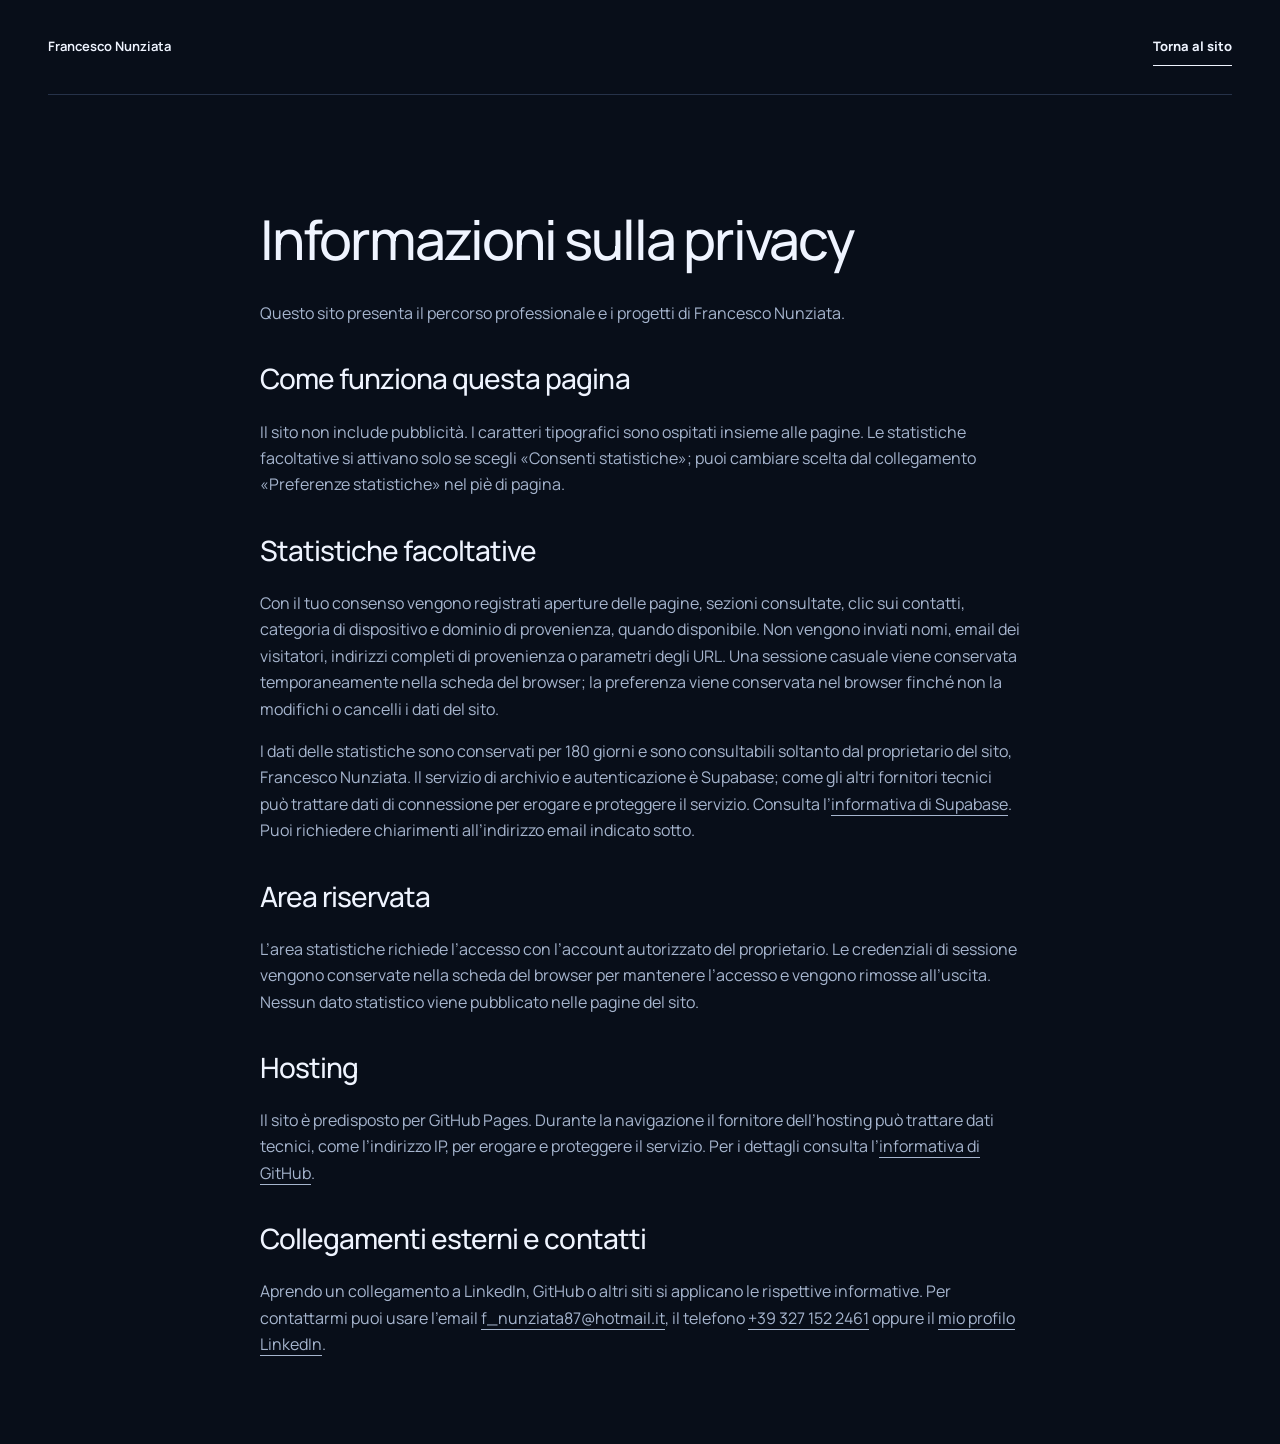
<file: privacy.html>
<!doctype html><html lang="it"><head><meta charset="utf-8"><meta name="viewport" content="width=device-width,initial-scale=1"><title>Informazioni sulla privacy — Francesco Nunziata</title><link rel="stylesheet" href="style.css?v=20261101-stats"><link rel="icon" href="favicon.svg" type="image/svg+xml"><meta name="robots" content="noindex"><link rel="stylesheet" href="analytics-consent.css"><script src="analytics-config.js" defer></script><script src="analytics.js" defer></script></head><body><header class="header wrap"><a class="identity" href="index.html">Francesco Nunziata</a><a class="text-link" href="index.html">Torna al sito</a></header><main class="wrap privacy-content"><h1>Informazioni sulla privacy</h1><p>Questo sito presenta il percorso professionale e i progetti di Francesco Nunziata.</p><h2>Come funziona questa pagina</h2><p>Il sito non include pubblicità. I caratteri tipografici sono ospitati insieme alle pagine. Le statistiche facoltative si attivano solo se scegli «Consenti statistiche»; puoi cambiare scelta dal collegamento «Preferenze statistiche» nel piè di pagina.</p><h2>Statistiche facoltative</h2><p>Con il tuo consenso vengono registrati aperture delle pagine, sezioni consultate, clic sui contatti, categoria di dispositivo e dominio di provenienza, quando disponibile. Non vengono inviati nomi, email dei visitatori, indirizzi completi di provenienza o parametri degli URL. Una sessione casuale viene conservata temporaneamente nella scheda del browser; la preferenza viene conservata nel browser finché non la modifichi o cancelli i dati del sito.</p><p>I dati delle statistiche sono conservati per 180 giorni e sono consultabili soltanto dal proprietario del sito, Francesco Nunziata. Il servizio di archivio e autenticazione è Supabase; come gli altri fornitori tecnici può trattare dati di connessione per erogare e proteggere il servizio. Consulta l’<a href="https://supabase.com/privacy" target="_blank" rel="noopener noreferrer">informativa di Supabase</a>. Puoi richiedere chiarimenti all’indirizzo email indicato sotto.</p><h2>Area riservata</h2><p>L’area statistiche richiede l’accesso con l’account autorizzato del proprietario. Le credenziali di sessione vengono conservate nella scheda del browser per mantenere l’accesso e vengono rimosse all’uscita. Nessun dato statistico viene pubblicato nelle pagine del sito.</p><h2>Hosting</h2><p>Il sito è predisposto per GitHub Pages. Durante la navigazione il fornitore dell’hosting può trattare dati tecnici, come l’indirizzo IP, per erogare e proteggere il servizio. Per i dettagli consulta l’<a href="https://docs.github.com/en/site-policy/privacy-policies/github-general-privacy-statement" target="_blank" rel="noopener noreferrer">informativa di GitHub</a>.</p><h2>Collegamenti esterni e contatti</h2><p>Aprendo un collegamento a LinkedIn, GitHub o altri siti si applicano le rispettive informative. Per contattarmi puoi usare l’email <a href="mailto:f_nunziata87@hotmail.it">f_nunziata87@hotmail.it</a>, il telefono <a href="tel:+393271522461">+39 327 152 2461</a> oppure il <a href="https://www.linkedin.com/in/francesco-nunziata/" target="_blank" rel="noopener noreferrer">mio profilo LinkedIn</a>.</p></main></body></html>
</file>
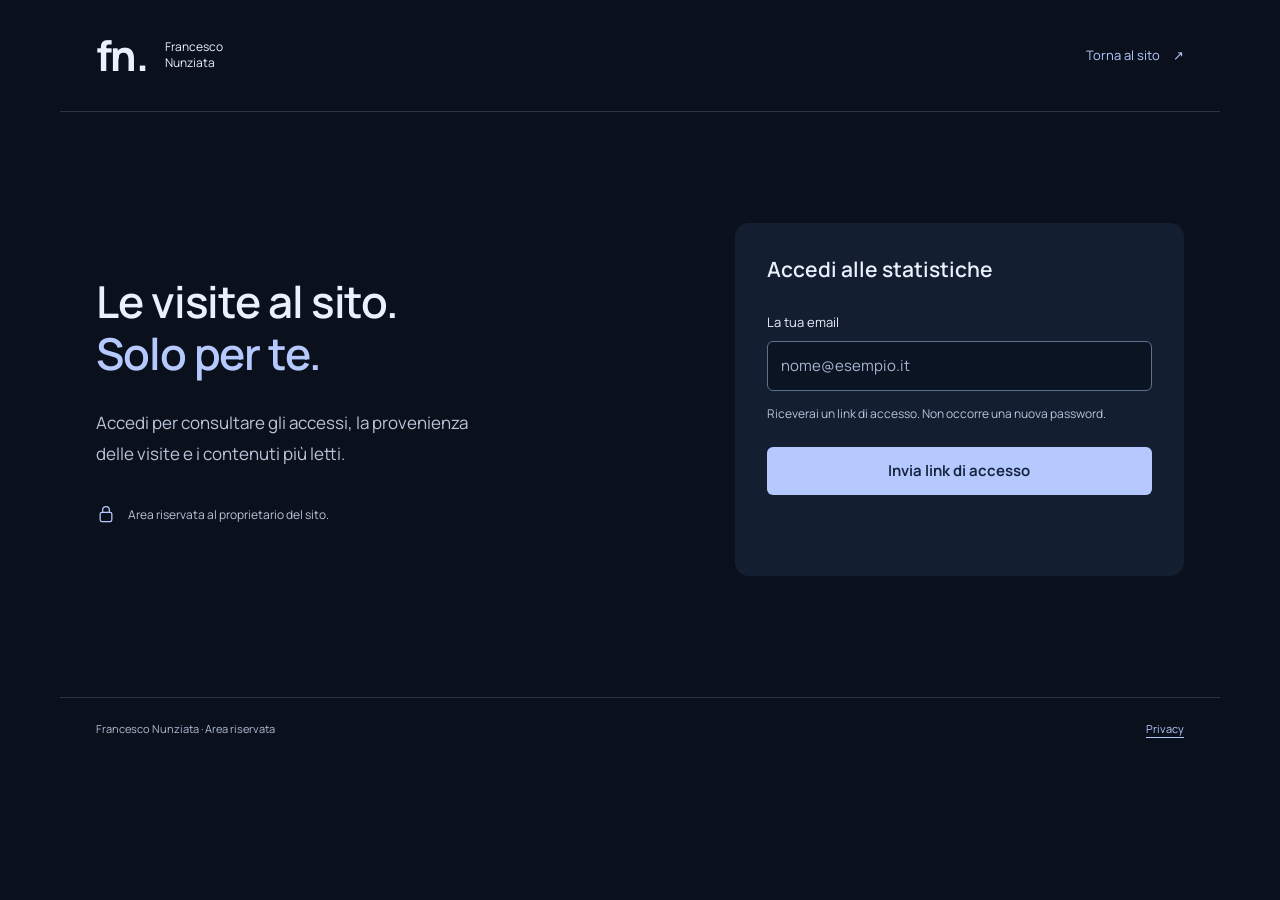
<file: statistiche.html>
<!doctype html>
<html lang="it">
<head><meta charset="utf-8"><meta name="viewport" content="width=device-width,initial-scale=1"><meta name="robots" content="noindex,nofollow,noarchive"><meta name="referrer" content="no-referrer"><title>Statistiche private — Francesco Nunziata</title><link rel="icon" href="favicon.svg"><link rel="stylesheet" href="statistiche.css"><script src="analytics-config.js" defer></script><script src="statistiche.js" defer></script></head>
<body><a class="skip-link" href="#main">Vai al contenuto</a>
<header class="stats-header"><a class="brand" href="index.html"><span class="brand-mark">fn.</span><span>Francesco<br>Nunziata</span></a><a class="back-link" href="index.html">Torna al sito <span aria-hidden="true">↗</span></a></header>
<main id="main">
<section id="login-panel" class="login-panel" aria-labelledby="login-title"><div class="login-copy"><h1 id="login-title">Le visite al sito.<br><span>Solo per te.</span></h1><p>Accedi per consultare gli accessi, la provenienza delle visite e i contenuti più letti.</p><div class="access-note"><svg viewBox="0 0 24 24" aria-hidden="true"><rect x="5" y="10" width="14" height="11" rx="2"/><path d="M8 10V7a4 4 0 0 1 8 0v3"/></svg><span>Area riservata al proprietario del sito.</span></div></div><form id="login-form" class="login-form"><h2>Accedi alle statistiche</h2><label for="email">La tua email</label><input id="email" name="email" type="email" autocomplete="email" required placeholder="nome@esempio.it"><p class="input-help">Riceverai un link di accesso. Non occorre una nuova password.</p><button class="primary" id="login-submit" type="submit">Invia link di accesso</button><p id="login-status" class="status" role="status" aria-live="polite"></p><p id="setup-notice" class="setup-notice" hidden>La pagina è pronta. L’accesso privato sarà disponibile dopo il collegamento dell’archivio protetto.</p><a id="demo-link" class="demo-link" href="statistiche.html?demo=1" hidden>Guarda l’anteprima con dati dimostrativi</a></form></section>
<section id="dashboard" hidden aria-labelledby="dashboard-title">
<div id="demo-banner" class="demo-banner" hidden><strong>Anteprima · dati dimostrativi</strong><span>Questi numeri illustrano il funzionamento e non rappresentano visite reali.</span><a href="statistiche.html">Vedi la schermata di accesso</a></div>
<div class="dashboard-heading"><div><h1 id="dashboard-title">Statistiche del sito</h1><p>Visite, provenienza e interesse per i tuoi progetti.</p></div><div class="dashboard-actions"><button id="refresh" class="secondary" type="button">Aggiorna</button><button id="logout" class="text-button" type="button">Esci</button></div></div>
<div class="report-toolbar"><fieldset id="periods"><legend>Periodo</legend><button type="button" data-days="7" aria-pressed="false">7 giorni</button><button type="button" data-days="30" aria-pressed="true">30 giorni</button><button type="button" data-days="90" aria-pressed="false">90 giorni</button></fieldset><span id="date-range"></span></div><p id="report-status" class="status" role="status" aria-live="polite"></p>
<div class="metrics" aria-label="Riepilogo del periodo"><div><h2>Visite</h2><strong id="total-visits">—</strong><p>Sessioni di navigazione</p></div><div><h2>Visualizzazioni</h2><strong id="total-views">—</strong><p>Aperture delle pagine</p></div><div><h2>Da LinkedIn</h2><strong id="total-linkedin">—</strong><p>Visite con provenienza rilevata</p></div><div><h2>Clic sui contatti</h2><strong id="total-contacts">—</strong><p>Email, telefono e LinkedIn</p></div></div>
<section class="trend" aria-labelledby="trend-title"><div class="block-heading"><div><h2 id="trend-title">Andamento delle visite</h2><p>Una visita può comprendere più visualizzazioni.</p></div><span class="chart-legend"><i></i>Visite al giorno</span></div><div id="trend-chart" class="trend-chart"></div><p id="empty-message" class="empty-message" hidden>Non ci sono ancora visite registrate in questo periodo. I dati inizieranno a comparire dopo l’attivazione e il consenso dei visitatori.</p></section>
<div class="breakdowns"><section aria-labelledby="sources-title"><h2 id="sources-title">Da dove arrivano</h2><div id="sources-list"></div></section><section aria-labelledby="sections-title"><h2 id="sections-title">Contenuti consultati</h2><div id="sections-list"></div></section></div>
<div class="breakdowns lower"><section aria-labelledby="devices-title"><h2 id="devices-title">Dispositivi</h2><div id="devices-list"></div></section><section aria-labelledby="contacts-title"><h2 id="contacts-title">Azioni sul sito</h2><div id="contacts-list"></div></section></div>
<footer class="report-footer"><p>Le visite sono sessioni, non persone identificate. Sono conteggiate solo le navigazioni che consentono le statistiche; blocchi del browser e accessi diretti possono limitare la rilevazione della provenienza.</p><span id="updated-at"></span></footer>
</section></main><footer class="stats-footer"><span>Francesco Nunziata · Area riservata</span><a href="privacy.html">Privacy</a></footer></body></html>
</file>
<file: style.css>
@font-face{font-family:Manrope;src:url('manrope.ttf') format('truetype');font-weight:200 800;font-display:swap}
@font-face{font-family:Newsreader;src:url('newsreader.ttf') format('truetype');font-weight:200 800;font-display:swap}
:root{--paper:#f7f7f2;--ink:#172e4b;--blue:#2254bc;--muted:#51617a;--line:#cbd2da;--pale:#e8eef7;--white:#fff;--serif:Newsreader,Georgia,serif;--sans:Manrope,Arial,sans-serif}
*{box-sizing:border-box}html{scroll-behavior:smooth;scroll-padding-top:36px}body{margin:0;background:var(--paper);color:var(--ink);font-family:var(--sans);font-size:16px;line-height:1.65;-webkit-font-smoothing:antialiased}::selection{background:var(--blue);color:#fff}a{color:inherit;text-decoration-thickness:1px;text-underline-offset:5px}a:focus-visible,summary:focus-visible,button:focus-visible{outline:3px solid var(--blue);outline-offset:6px}a:hover{color:var(--blue)}.wrap{width:min(1184px,calc(100% - 96px));margin-inline:auto}.header{display:flex;align-items:center;justify-content:space-between;padding-block:28px;border-bottom:1px solid var(--line)}.identity{display:flex;align-items:center;gap:15px;text-decoration:none;font-weight:650;font-size:13px;line-height:1.35}.monogram{font-size:45px;font-weight:800;letter-spacing:-.04em}.monogram span{color:var(--blue)}nav{display:flex;gap:34px;align-items:center}nav a{font-size:13px;text-decoration:none;font-weight:650}.nav-contact{border-bottom:1px solid var(--ink);padding-bottom:6px}.nav-contact span{margin-left:16px}.skip{position:absolute;top:-80px;left:16px;padding:12px;background:var(--ink);color:#fff;z-index:5}.skip:focus{top:10px}.hero{padding-top:40px;padding-bottom:68px}.hero-intro{display:flex;justify-content:space-between;font-size:13px;color:var(--muted)}.hero-intro p{margin:0}h1,h2,h3,p,figure{margin-top:0}h1{font-size:clamp(64px,7.9vw,96px);font-weight:500;line-height:1.03;letter-spacing:-.04em;margin:46px 0 32px}em{font-family:var(--serif);font-weight:450;color:var(--blue);font-style:normal;letter-spacing:-.025em}h1 em{font-size:1.17em;line-height:.9}.hero-bottom{display:flex;align-items:end;justify-content:space-between;gap:30px}.hero-bottom p{max-width:650px;font-size:17px;margin:0;color:var(--muted)}.text-link{display:inline-flex;gap:28px;align-items:center;flex-shrink:0;font-size:13px;font-weight:750;text-decoration:none;padding:8px 0;border-bottom:1px solid currentColor}.text-link span{font-size:20px;line-height:1}.flow{display:flex;align-items:center;margin-top:56px;border-top:1px solid var(--line);padding-top:25px}.flow>div{position:relative;display:grid;grid-template-columns:14px 1fr;column-gap:10px;min-width:150px}.flow strong{font-size:14px}.flow div>span:last-child{grid-column:2;font-size:12px;color:var(--muted)}.flow-dot{width:7px;height:7px;border:1px solid var(--blue);background:var(--blue);border-radius:50%;align-self:center}.flow i{height:1px;flex:1;background:var(--line);margin:0 26px 0 0}.flow i:last-of-type{margin-right:20px}.section{padding-block:96px}h2{font-size:clamp(35px,4vw,52px);font-weight:500;line-height:1.15;letter-spacing:-.035em;margin-bottom:24px}h2 em{font-size:1.1em}.approach{background:var(--white);border-block:1px solid var(--line)}.approach-grid{display:grid;grid-template-columns:1fr 1fr;gap:100px}.approach-copy{max-width:570px}.approach-copy p{color:var(--muted);font-size:15px}.approach-copy .lead{font-size:22px;line-height:1.5;color:var(--ink)}.section-heading{display:flex;justify-content:space-between;align-items:end;gap:40px;margin-bottom:48px}.section-heading h2{margin-bottom:0}.section-heading>p{font-size:13px;color:var(--muted);margin:0;max-width:300px}.featured-project{display:grid;grid-template-columns:1fr 1fr;background:var(--pale);border-radius:16px;overflow:hidden}.project-copy{padding:40px}.project-meta{font-size:12px;color:var(--muted);font-weight:600}.project-copy .project-meta{display:flex;gap:22px}h3{font-size:26px;letter-spacing:-.025em;font-weight:650;line-height:1.3}.project-copy h3{font-size:61px;margin:28px 0 18px;line-height:1;font-weight:650}.title-dot{color:var(--blue)}.project-summary{font-size:23px;line-height:1.4}.project-copy>p:not(.project-summary){font-size:14px;color:var(--muted);max-width:440px}.tags{display:flex;flex-wrap:wrap;gap:8px 15px;list-style:none;padding:0;margin:24px 0}.tags li{font-size:12px;color:var(--muted);border-bottom:1px solid #b8c5d7;padding-bottom:3px}.norma-figure{margin:0;padding:38px 32px;background:var(--ink);color:#fff;display:flex;flex-direction:column;justify-content:center}.norma-figure figcaption{font-size:12px;color:#c6d5ea;margin-bottom:40px}.document-stack{display:flex;gap:14px;justify-content:center}.document-stack>span{width:74px;height:87px;border:1px solid #7089a9;border-radius:5px;display:flex;align-items:end;padding:12px;font-size:12px;background:#203c5e}.connector{height:50px;display:flex;justify-content:space-around;margin-inline:50px}.connector span{height:100%;width:1px;background:#7089a9}.normalizer{display:flex;align-items:center;gap:18px;justify-content:center;border:1px solid #7089a9;border-radius:8px;padding:18px 12px}.n-mark{font-size:36px;font-weight:750;line-height:1}.normalizer strong{font-size:12px;font-weight:500}.output-data{margin-top:26px;font-size:12px}.output-data>div{display:grid;grid-template-columns:1fr 1fr 1fr;gap:10px;padding:11px 0;border-bottom:1px solid #526d8f}.output-data>div:first-child{color:#c6d5ea}.output-data strong{font-weight:650}.project-row{display:grid;grid-template-columns:1fr 1fr;gap:70px;padding:45px 0;border-bottom:1px solid var(--line)}.project-row h3{font-size:38px;margin:10px 0}.project-row>div>p{font-size:15px;color:var(--muted)}details{border-top:1px solid var(--line);margin-top:25px}summary{cursor:pointer;list-style:none;display:flex;justify-content:space-between;font-size:12px;font-weight:750;padding:15px 0}summary::-webkit-details-marker{display:none}summary span{font-size:21px;line-height:1;transition:transform .2s ease}details[open] summary span{transform:rotate(45deg)}details p{font-size:14px;color:var(--muted);margin-bottom:15px}.business{background:#e9edf1}.business-list{display:grid;grid-template-columns:repeat(3,1fr);gap:50px}.business-list article{border-top:1px solid #aab9cb;padding-top:25px}.business-list h3{font-size:20px}.business-list p{font-size:14px;color:var(--muted);margin-bottom:0}.timeline{list-style:none;padding:0;margin:0}.timeline li{display:grid;grid-template-columns:1fr 2fr;gap:40px;padding:30px 0;border-top:1px solid var(--line)}.timeline-date{font-size:13px;color:var(--muted);padding-top:6px;font-variant-numeric:tabular-nums}.timeline h3{font-size:21px;margin-bottom:8px}.company{font-size:13px;color:var(--blue);font-weight:750;margin-bottom:15px}.timeline li>div>p:last-child{font-size:14px;color:var(--muted);max-width:670px;margin-bottom:0}.ai{background:#fff;border-top:1px solid var(--line)}.ai-grid{display:grid;grid-template-columns:1fr 1fr;gap:100px}.ai-grid>div>p{font-size:15px;color:var(--muted);max-width:480px}.ai-points article{padding-bottom:22px;border-bottom:1px solid var(--line);margin-bottom:22px}.ai-points article:last-child{margin-bottom:0}.ai-points h3{font-size:18px;margin-bottom:9px}.ai-points p{font-size:14px;color:var(--muted);margin:0}.contact{background:var(--ink);color:#fff}.contact h2{font-size:clamp(36px,4.3vw,56px)}.contact h2 em{color:#adc7f2}.contact-top{display:flex;justify-content:space-between;gap:32px;align-items:center}.contact-arrow{display:grid;place-items:center;width:94px;height:94px;border:1px solid #839bb9;border-radius:50%;flex-shrink:0;transition:background .2s,color .2s}.contact-arrow:hover{background:#fff;color:var(--ink)}.contact-arrow svg{width:40px;height:40px;stroke:currentColor;stroke-width:2}.contact-bottom{display:flex;justify-content:space-between;gap:35px;border-top:1px solid #526d8f;margin-top:35px;padding-top:30px}.contact-bottom p{font-size:13px;color:#c6d5ea;margin:0}.contact-bottom>div{display:flex;gap:35px;align-items:start}.contact-bottom a{font-size:13px;font-weight:650}.contact a:hover{color:#adc7f2}.contact a:focus-visible{outline-color:#adc7f2}.footer{display:flex;justify-content:space-between;gap:20px;padding-block:27px;font-size:12px;color:var(--muted)}.footer a{text-decoration:none}.privacy-content{max-width:760px;padding-block:70px}.privacy-content h1{font-size:55px}.privacy-content h2{font-size:27px;margin-top:36px}.privacy-content p{color:var(--muted)}
@media(prefers-reduced-motion:no-preference){h1{animation:arrive .7s cubic-bezier(.16,1,.3,1) both}@keyframes arrive{from{transform:translateY(12px);filter:blur(2px)}to{transform:translateY(0);filter:blur(0)}}}
@media(min-width:1600px){.hero{padding-block:60px 80px}h1{margin-block:60px 40px}}
@media(max-width:900px){.wrap{width:calc(100% - 56px)}nav{gap:22px}.hero-bottom{align-items:start}.hero-bottom p{font-size:15px}.flow>div{min-width:120px}.flow i{margin-right:12px}.flow div>span:last-child{font-size:12px}.approach-grid,.ai-grid{gap:45px}.section{padding-block:70px}.project-copy{padding:30px}.norma-figure{padding:28px 22px}.document-stack>span{width:57px;height:75px}.normalizer{gap:12px}.normalizer strong{font-size:12px}.business-list{gap:28px}.project-row{gap:40px}}
@media(max-width:600px){.wrap{width:calc(100% - 40px)}.header{padding-block:18px}.identity{font-size:12px;gap:9px}.monogram{font-size:37px}nav{gap:16px}nav>a:first-child,nav>a:nth-child(3){display:none}nav a{font-size:12px}.nav-contact span{margin-left:5px}.hero{padding-top:28px;padding-bottom:40px}.hero-intro{font-size:12px;gap:12px}.hero-intro p:last-child{max-width:90px;text-align:right}h1{font-size:clamp(49px,11.8vw,70px);margin:40px 0 28px}.hero-bottom{display:block}.hero-bottom p{font-size:14px;line-height:1.75}.desktop-break{display:none}.hero-bottom .text-link{margin-top:20px}.flow{display:grid;grid-template-columns:1fr 1fr;gap:25px 15px;margin-top:35px;padding-top:25px}.flow i{display:none}.flow>div{min-width:0}.flow strong{font-size:12px}.flow div>span:last-child{font-size:12px}.section{padding-block:54px}.approach-grid,.ai-grid{grid-template-columns:1fr;gap:15px}h2{font-size:35px}.approach-copy .lead{font-size:20px}.approach-copy p{font-size:14px}.section-heading{display:block;margin-bottom:32px}.section-heading>p,.section-heading>.text-link{margin-top:22px}.featured-project{grid-template-columns:1fr;border-radius:12px}.project-copy{padding:28px 24px}.project-copy h3{font-size:54px}.project-summary{font-size:22px}.norma-figure{padding:30px 24px}.norma-figure figcaption{margin-bottom:28px}.document-stack>span{width:67px;height:78px}.normalizer strong{font-size:12px}.project-row{grid-template-columns:1fr;gap:14px;padding-block:30px}.project-row h3{font-size:32px}.project-row>div>p{font-size:14px}.business-list{grid-template-columns:1fr;gap:26px}.business-list article{padding-top:20px}.timeline li{grid-template-columns:1fr;gap:12px;padding:25px 0}.timeline h3{font-size:19px}.timeline-date{font-size:12px}.ai-grid{gap:20px}.contact-top{align-items:start;gap:16px}.contact h2{font-size:32px}.contact-arrow{width:48px;height:48px;margin-top:6px}.contact-arrow svg{width:23px;height:23px}.contact-bottom{display:block;margin-top:15px;padding-top:24px}.contact-bottom>div{margin-top:24px;gap:30px}.footer{flex-wrap:wrap;justify-content:start;gap:14px 25px;font-size:12px}.footer>span{width:100%}.privacy-content h1{font-size:42px}}
@media print{nav,.flow,.contact-arrow,.skip,.footer a{display:none}.section{padding-block:25px}.hero{padding-bottom:20px}h1{font-size:55px}.wrap{width:100%}body{background:#fff}.featured-project,.project-row,.timeline li{break-inside:avoid}.contact{background:white;color:var(--ink)}.contact h2 em{color:var(--blue)}a{overflow-wrap:anywhere}}

.contact .contact-arrow:hover{color:var(--ink)}

.direct-contacts{display:flex;flex-wrap:wrap;gap:14px 40px;margin-top:20px}.direct-contacts a{font-size:clamp(17px,2.2vw,27px);text-decoration-thickness:1px;overflow-wrap:anywhere}
/* Seconda direzione: ritratto, architetture e contrasto. */
:root{--paper:#080e19;--ink:#eff4ff;--blue:#8babff;--muted:#a6b5ce;--line:#28354b;--pale:#111e33;--white:#0d1727}
body{background:var(--paper);color:var(--ink)}a:hover{color:#b9ccff}a:focus-visible,summary:focus-visible,button:focus-visible{outline-color:#b9ccff}::selection{background:#b9ccff;color:#080e19}::-webkit-scrollbar{width:8px}::-webkit-scrollbar-track{background:#080e19}::-webkit-scrollbar-thumb{background:#415573;border-radius:8px}.header{position:relative;z-index:5;border-bottom-color:#263249}.monogram span{color:#8babff}.nav-contact{border-color:#7183a2}.hero{position:relative;isolation:isolate;width:100%;max-width:none;min-height:780px;padding:60px max(48px,calc((100vw - 1184px)/2)) 120px;overflow:hidden}.hero-content{position:relative;z-index:3;width:58%;pointer-events:none}.hero-content a{pointer-events:auto}.hero-role{font-size:14px;color:#b7c6df;margin-bottom:30px}.hero h1{font-size:clamp(62px,6.9vw,96px);line-height:1.01;font-weight:550;letter-spacing:-.04em;margin:0 0 28px;animation:none}.hero h1 em{font-family:var(--serif);color:#a8c0ff;font-size:1.12em;line-height:.95}.hero-description{font-size:16px;max-width:420px;line-height:1.8;color:#c1cce0;margin-bottom:30px}.hero-actions{display:flex;gap:26px;align-items:center}.solid-link{display:inline-flex;align-items:center;gap:28px;background:#aac2ff;color:#0b1630;padding:17px 22px;text-decoration:none;font-weight:750;font-size:12px;border-radius:5px;transition:background .2s,transform .2s}.solid-link:hover{color:#080e19;background:#d2dfff;transform:translateY(-2px)}.solid-link svg{width:20px;height:20px;stroke:currentColor;stroke-width:1.5;fill:none}.quiet-link{font-size:13px;font-weight:650}.portrait{position:absolute;z-index:2;right:max(20px,calc((100vw - 1280px)/2));bottom:70px;width:54%;max-width:700px;margin:0;pointer-events:none}.portrait img{width:100%;height:auto;display:block;filter:saturate(.6);mask-image:linear-gradient(#000 83%,transparent 99%);-webkit-mask-image:linear-gradient(#000 83%,transparent 99%)}.portrait figcaption{position:absolute;right:20px;bottom:34px;display:flex;flex-direction:column;align-items:end;gap:3px;font-size:12px;color:#aabbd7}.portrait figcaption span:first-child{font-size:15px;font-weight:700;color:#eff4ff}.hero-orbit{position:absolute;width:660px;height:660px;right:0;top:10px;z-index:0;border:1px solid #304267;border-radius:50%;transform:rotate(-22deg)}.hero-orbit span{position:absolute;inset:46px;border:1px solid #23334e;border-radius:50%}.hero-orbit span:nth-child(2){inset:100px}.hero-orbit span:nth-child(3){inset:155px;border-style:dashed}.hero-orbit:after{content:'';position:absolute;width:9px;height:9px;left:100px;top:81px;border-radius:50%;background:#adc5ff}#architecture-canvas{position:absolute;inset:0;width:100%;height:100%;z-index:1;opacity:.65;pointer-events:none}.scroll-cue{position:absolute;bottom:40px;left:max(48px,calc((100vw - 1184px)/2));display:flex;align-items:center;gap:16px;text-decoration:none;font-size:12px;color:#aabbd7}.scroll-cue svg{width:18px;height:18px;stroke:#aac2ff;stroke-width:1.5;fill:none}.hero-edge{position:absolute;right:max(48px,calc((100vw - 1184px)/2));bottom:40px;display:flex;gap:28px;color:#8d9fbc;font-size:12px}.expertise-strip{display:flex;align-items:center;justify-content:space-around;gap:24px;padding:25px 48px;border-block:1px solid #30415e;background:#0d1727;white-space:nowrap;font-size:12px;font-weight:600;color:#c6d4eb;overflow:hidden}.expertise-strip i{width:4px;height:4px;background:#819dd0;border-radius:50%;flex-shrink:0}.approach{background:#f0f2f6;color:#13223c;border:0}.approach h2 em{color:#315ac5}.approach-copy p{color:#536178}.approach-copy .lead{color:#13223c}.approach .text-link{color:#284fa6}.section{padding-block:110px}.section-heading{margin-bottom:54px}h2{font-size:clamp(37px,4.2vw,58px)}h2 em{color:#aac2ff}.lab{background:#0c1525;border-bottom:1px solid #25344e}.lab-tabs{display:flex;gap:8px;border-bottom:1px solid #31415f;margin-bottom:0}.lab-tabs button{font-family:var(--sans);font-size:13px;font-weight:650;color:#a6b5ce;cursor:pointer;background:none;border:0;padding:16px 24px 20px;position:relative;min-height:48px}.lab-tabs button[aria-selected=true]{color:#c6d7ff}.lab-tabs button:after{content:'';height:2px;position:absolute;bottom:-1px;left:20px;right:20px;background:transparent}.lab-tabs button[aria-selected=true]:after{background:#a7c1ff}.lab-tabs button:hover{color:#fff}.lab-panel{display:grid;grid-template-columns:1fr 1.25fr;gap:70px;padding-top:50px}.lab-copy h3{font-size:35px;line-height:1.2;margin-bottom:22px}.lab-copy>p{color:#a6b5ce;font-size:14px;max-width:400px}.lab-copy .lab-caption{font-size:12px;max-width:300px;color:#8799b8;margin-top:28px}.system-map{display:grid;grid-template-columns:1fr 45px 1.35fr;align-items:center;align-self:center}.map-inputs{display:flex;flex-direction:column;gap:14px}.map-inputs>span{border:1px solid #3a4c6e;padding:12px 10px;border-radius:5px;font-size:12px;text-align:center;color:#c6d7f3;background:#111f35}.map-route{display:flex;flex-direction:column;justify-content:space-around;height:145px}.map-route span{height:1px;background:#476599;position:relative;overflow:hidden}.map-route span:after{content:'';position:absolute;height:1px;width:16px;background:#d3e0ff;animation:route 2.8s linear infinite}.map-route span:nth-child(2):after{animation-delay:-1s}.map-route span:nth-child(3):after{animation-delay:-2s}.map-core{min-height:185px;display:flex;flex-direction:column;align-items:center;justify-content:center;border:1px solid #6588cf;border-radius:12px;padding:20px 12px;background:#132643}.map-core svg{width:54px;height:54px;stroke:#b7ceff;stroke-width:1;fill:none;margin-bottom:10px}.map-core strong{font-size:25px}.map-core>span{font-size:12px;color:#a6bfeb;text-align:center}.map-result{grid-column:1/-1;border-top:1px solid #31415f;margin-top:30px;padding-top:20px;display:flex;align-items:center;justify-content:space-between;gap:25px}.map-result>span{font-size:12px;color:#8fa3c5}.map-result strong{font-size:15px;line-height:1.6;font-weight:500}.featured-project{background:#132239;border:1px solid #2c3e5d}.project-copy{padding:44px}.project-copy h3{font-size:76px;color:#edf4ff;letter-spacing:-.04em}.project-meta{color:#a6b5ce}.project-summary{font-size:26px}.norma-figure{background:#0b1424}.norma-figure figcaption{color:#9db3d8}.document-stack>span{border-color:#415d8e;background:#152744}.normalizer{border-color:#6487c9;background:#162a4b}.normalizer strong{color:#cbdcff}.output-data>div{border-color:#354b70}.tags li{border-color:#415573;color:#a8bddc}.project-row{padding-block:50px;border-color:#2b3b55}.project-row h3{font-size:46px}.project-row-title .project-meta{color:#92a9cd}details{border-color:#354662}summary{font-size:13px}.business{background:#f0f2f6;color:#13223c}.business h2 em{color:#315ac5}.business .section-heading>p{color:#536178}.business-list article{border-color:#a5b2c9}.business-list h3{font-size:22px}.business-list p{color:#536178}.timeline li{padding-block:36px;border-color:#2a3a55}.timeline h3{font-size:23px}.company{color:#a8c2ff}.ai{background:#0d182a;border-color:#283a58}.ai-grid{gap:80px}.ai h2{font-size:42px}.ai-points article{border-color:#314664}.contact{background:#1e45a0}.contact h2{font-size:clamp(38px,4.8vw,64px)}.contact h2 em{color:#c3d5ff}.contact-arrow{border-color:#90ace8}.contact .contact-arrow:hover{background:#e3ecff;color:#183d94}.contact-bottom{border-color:#6384d0}.contact-bottom p{color:#d5e1fc}.contact-bottom a{color:#fff}.contact a:hover{color:#fff}.direct-contacts{gap:14px 40px;margin-top:25px}.direct-contacts a{font-size:clamp(18px,2.3vw,30px);color:#eff4ff}.footer{background:#080e19;color:#9faeca}.privacy-content p{color:#a6b5ce}.privacy-content h1{font-size:55px}.privacy-content h2{font-size:28px}.reveal-section{transition:transform .65s cubic-bezier(.16,1,.3,1),opacity .65s,filter .65s}.js-motion .reveal-section:not(.in-view){transform:translateY(22px);opacity:.35;filter:blur(1px)}
@keyframes route{from{left:-20px}to{left:100%}}
@media(min-width:1500px){.hero{min-height:840px}.portrait{bottom:75px}.hero h1{font-size:96px}}
@media(max-width:1000px){.hero{padding:55px 28px 110px;min-height:730px}.hero-content{width:63%}.hero h1{font-size:72px}.portrait{width:60%;right:-60px;bottom:100px}.hero-description{max-width:340px}.hero-orbit{right:-150px;top:40px}.hero-edge{right:28px}.scroll-cue{left:28px}.expertise-strip{justify-content:start;padding-inline:28px;gap:26px}.section{padding-block:80px}.lab-panel{gap:35px}.map-core>span{font-size:12px}.map-route{height:150px}.ai-grid{gap:40px}.ai h2{font-size:37px}}
@media(max-width:600px){.header{padding-block:19px}.hero{padding:36px 20px 90px;min-height:900px}.hero-content{width:100%}.hero-role{font-size:12px;margin-bottom:25px}.hero h1{font-size:clamp(53px,14.2vw,74px);line-height:1.02;margin-bottom:22px}.hero-description{font-size:14px;max-width:330px;margin-bottom:22px}.hero-actions{gap:24px}.solid-link{font-size:12px;padding:15px 17px;gap:15px}.quiet-link{font-size:12px}.portrait{width:100%;max-width:480px;right:-14px;bottom:67px}.portrait img{width:100%}.portrait figcaption{right:31px;bottom:20px;font-size:12px}.portrait figcaption span:first-child{font-size:12px}.hero-orbit{width:470px;height:470px;top:500px;right:-90px}.hero-orbit span{inset:34px}.hero-orbit span:nth-child(2){inset:80px}.hero-orbit span:nth-child(3){inset:130px}.hero-edge{display:none}.scroll-cue{left:20px;bottom:25px;font-size:12px}.expertise-strip{font-size:12px;gap:22px;padding:20px;overflow-x:auto;scrollbar-width:none}.section{padding-block:58px}h2{font-size:37px}.section-heading{margin-bottom:32px}.lab-tabs{gap:0;justify-content:space-between}.lab-tabs button{padding:13px 12px 17px;font-size:12px}.lab-tabs button:after{left:10px;right:10px}.lab-panel{grid-template-columns:1fr;gap:24px;padding-top:28px}.lab-copy h3{font-size:30px}.lab-copy .lab-caption{margin-top:15px;font-size:12px;max-width:100%}.system-map{grid-template-columns:1fr 32px 1.4fr}.map-inputs>span{font-size:12px}.map-core{min-height:170px}.map-core strong{font-size:23px}.map-core>span{font-size:12px}.map-result strong{font-size:14px}.map-result>span{font-size:12px}.featured-project{border-radius:12px}.project-copy{padding:29px 24px}.project-copy h3{font-size:65px}.project-summary{font-size:23px}.project-meta{font-size:12px}.norma-figure figcaption{font-size:12px}.project-row{padding-block:32px}.project-row h3{font-size:37px}.timeline h3{font-size:20px}.ai h2{font-size:35px}.ai-grid{gap:20px}.contact h2{font-size:33px}.contact-arrow{margin-top:0}.direct-contacts a{font-size:19px}.contact-bottom>div{gap:26px}.footer{font-size:12px}.privacy-content h1{font-size:42px}}
@media(prefers-reduced-motion:reduce){html{scroll-behavior:auto}.map-route span:after{animation:none}.reveal-section,.solid-link{transition:none}.js-motion .reveal-section:not(.in-view){opacity:1;transform:none;filter:none}}

.skip{background:#2254bc;color:#fff}.skip:hover{color:#fff}

.approach a:focus-visible,.business a:focus-visible{outline-color:#2254bc}.ui-icon{width:18px;height:18px;fill:none;stroke:currentColor;stroke-width:1.5;vertical-align:middle;flex-shrink:0}.nav-contact .ui-icon{margin-left:12px;width:15px;height:15px}.footer .ui-icon{width:13px;height:13px}.contact-bottom a .ui-icon{margin-left:5px}.project-copy .project-meta{margin:0 0 20px}.project-copy h3{margin-bottom:15px}.hero-role{margin-top:24px;margin-bottom:15px}.hero h1{margin-bottom:0}details[open] summary .ui-icon{transform:rotate(45deg)}summary .ui-icon{transition:transform .2s}.motion-toggle{position:absolute;z-index:4;right:48px;top:18px;background:#111d30;color:#bdcbe1;border:1px solid #3e5274;border-radius:5px;padding:8px 12px;cursor:pointer;font:12px var(--sans)}.motion-toggle:hover{background:#20334f}.animations-paused .map-route span:after{animation-play-state:paused}.hero-content{padding-top:12px}@media(max-width:600px){.motion-toggle{right:20px;top:auto;bottom:22px;font-size:11px;padding:7px 9px}.hero-role{font-size:12px;margin-top:17px}.hero-content{padding-top:0}.hero h1{margin-top:0}.hero-description{font-size:14px}.scroll-cue{font-size:11px;max-width:160px}.nav-contact .ui-icon{margin-left:4px}}

/* Local refinement: introduction and portrait balance. */
.hero-description{max-width:490px}
.portrait{width:43.2%;max-width:560px;bottom:140px}
@media(min-width:1500px){.portrait{bottom:140px}}
@media(max-width:1000px){.portrait{width:48%;right:-10px;bottom:130px}.hero-description{max-width:390px}}
@media(max-width:600px){.hero{min-height:0;padding-bottom:100px}.hero-description{max-width:100%}.portrait{position:relative;width:82%;max-width:390px;right:auto;bottom:auto;margin:28px auto 0}.hero-orbit{top:570px}.portrait figcaption{right:10px;bottom:20px}}

/* Keep the portrait signature clear of the hands and jacket. */
.portrait figcaption{right:20px;bottom:-38px;gap:6px;line-height:1.5;color:#bdcbe1}
.portrait figcaption span:first-child{font-size:16px;font-weight:600;color:#f2f5ff}
.portrait figcaption span:last-child{font-size:12px;letter-spacing:.02em}
@media(max-width:600px){.portrait figcaption{right:0;left:0;bottom:-38px;align-items:center;text-align:center}.portrait figcaption span:first-child{font-size:15px}.portrait figcaption span:last-child{font-size:11px}}

/* ShellBay: a full project story alongside Norma. */
.shellbay-project{display:grid;grid-template-columns:1fr 1fr;gap:50px 60px;padding:70px 0 55px;margin-top:55px;border-top:1px solid #34445d;scroll-margin-top:35px}
.shellbay-intro h3{font-size:76px;font-weight:650;letter-spacing:-.04em;line-height:1;margin:0 0 18px;color:#edf4ff}
.shellbay-intro .project-meta{font-size:12px;line-height:1.8;color:#b4c4df;margin:0 0 30px}
.shellbay-statement{font-size:32px;line-height:1.25;letter-spacing:-.025em;margin:0 0 24px}
.shellbay-statement em{font-family:var(--serif);font-style:italic;color:#b5c8ff;font-size:1.15em}
.shellbay-intro>p:not(.project-meta):not(.shellbay-statement){font-size:15px;line-height:1.8;color:#bdcbe1;max-width:48ch}
.shellbay-map{margin:0;align-self:center;padding:30px 26px;background:#132239;border-radius:14px;color:#edf4ff}
.shellbay-map figcaption{font-size:14px;line-height:1.6;color:#e1eaff}.shellbay-map figcaption span{font-size:11px;color:#b4c4df}
.shellbay-hub{display:flex;flex-direction:column;align-items:center;gap:5px;padding:35px 0 25px}.shellbay-hub strong{font-size:36px;letter-spacing:-.03em}.shellbay-hub>span{font-size:13px;color:#b5c8ff}
.shellbay-tools{display:grid;grid-template-columns:1fr 1fr;border-top:1px solid #3b5173;border-bottom:1px solid #3b5173}
.shellbay-tools>div{padding:22px 10px;display:flex;flex-direction:column;gap:6px}.shellbay-tools>div:nth-child(-n+2){border-bottom:1px solid #3b5173}.shellbay-tools strong{font-size:14px;font-weight:600}.shellbay-tools span{font-size:12px;color:#bdcbe1}.shellbay-map>p{font-size:12px;line-height:1.7;color:#bdcbe1;margin:20px 0 0}
.shellbay-capabilities{grid-column:1/-1;display:grid;grid-template-columns:repeat(3,1fr);gap:35px;padding-top:30px;border-top:1px solid #34445d}.shellbay-capabilities h4{font-size:17px;font-weight:550;line-height:1.4;margin:0 0 12px}.shellbay-capabilities p{font-size:14px;line-height:1.8;color:#bdcbe1;margin:0}
@media(max-width:1000px){.shellbay-project{gap:35px}.shellbay-intro h3{font-size:60px}.shellbay-statement{font-size:28px}.shellbay-map{padding:24px 18px}.shellbay-capabilities{gap:22px}}
@media(max-width:600px){.shellbay-project{grid-template-columns:1fr;margin-top:40px;padding:45px 0;gap:30px}.shellbay-intro h3{font-size:58px}.shellbay-statement{font-size:30px}.shellbay-capabilities{grid-template-columns:1fr;gap:25px}.shellbay-intro>p:not(.project-meta):not(.shellbay-statement){font-size:14px}.shellbay-map{padding:25px 20px}}

.sector-intro{max-width:72ch;font-size:18px;line-height:1.8;margin:0 0 45px;color:inherit}
@media(max-width:600px){.sector-intro{font-size:16px;margin-bottom:30px}}

.business-list{grid-template-columns:repeat(2,minmax(0,1fr))}
@media(max-width:600px){.business-list{grid-template-columns:1fr}}

.footer-identity{display:flex;flex-direction:column;gap:7px;line-height:1.6}.footer-identity>span:first-child{color:#d8e2f4}

.sector-history{margin-top:65px;padding-top:45px;border-top:1px solid #b8c3d4}.sector-history>h3{font-size:30px;line-height:1.25;letter-spacing:-.025em;margin:0 0 18px}.sector-history-lead{max-width:68ch;font-size:16px;line-height:1.8;margin:0 0 35px}.sector-history-list{display:grid;grid-template-columns:1fr 1fr;gap:35px 45px}.sector-history-list h4{font-size:20px;line-height:1.35;margin:0 0 12px}.sector-history-list article>p:last-child{font-size:14px;line-height:1.8;margin:0}.sector-history-list .history-period{font-size:12px;font-weight:600;color:#314d76;margin:0 0 12px}@media(max-width:600px){.sector-history-list{grid-template-columns:1fr;gap:30px}.sector-history>h3{font-size:26px}.sector-history{margin-top:45px;padding-top:30px}}

/* Project stories: a readable archive of work, distinct from the CV timeline. */
.sector-history>h3{font-size:40px;max-width:22ch}.sector-history-lead{max-width:68ch;margin-bottom:14px}.history-note{font-size:12px;color:#435a7b;margin:0 0 40px}.experience-stories{border-top:1px solid #b8c3d4}.experience-story{display:grid;grid-template-columns:minmax(0,.85fr) minmax(0,1.15fr);gap:55px;padding:36px 0;border-bottom:1px solid #b8c3d4}.story-heading h4{font-size:24px;font-weight:550;letter-spacing:-.02em;line-height:1.3;margin:0 0 16px;max-width:26ch}.story-heading .history-period{font-size:12px;font-weight:600;line-height:1.6;color:#314d76;margin:0}.story-summary{font-size:17px;line-height:1.7;margin:0 0 20px}.story-content details{border:0;margin:0;padding:0}.story-content summary{display:flex;align-items:center;justify-content:space-between;gap:20px;list-style:none;cursor:pointer;padding:8px 0;font-size:13px;font-weight:600;color:#254c88;width:100%;border:0}.story-content summary::-webkit-details-marker{display:none}.story-content summary:hover{color:#102d5c}.story-content summary:focus-visible{outline:2px solid #2254bc;outline-offset:5px}.story-content details[open] summary{margin-bottom:20px}.story-reading{max-width:65ch}.story-reading h5{font-size:15px;font-weight:650;line-height:1.5;margin:25px 0 8px}.story-reading h5:first-child{margin-top:0}.story-reading p{font-size:14px;line-height:1.8;margin:0;color:#35465e}@media(max-width:600px){.sector-history>h3{font-size:32px}.experience-story{grid-template-columns:1fr;gap:18px;padding:28px 0}.story-heading h4{font-size:23px;max-width:none;margin-bottom:10px}.story-summary{font-size:16px}.history-note{margin-bottom:28px}}

.footer{flex-wrap:wrap;gap:16px 28px}.footer a{white-space:normal}
</file>
<file: analytics-consent.css>
.privacy-choice{position:fixed;z-index:100;bottom:20px;left:20px;right:20px;max-width:980px;margin:auto;padding:24px;display:flex;align-items:center;gap:30px;background:#17243b;color:#edf3ff;border:1px solid #5e7396;border-radius:12px;font-family:var(--sans,Manrope,sans-serif);box-shadow:0 10px 40px #0005}.privacy-choice strong{font-size:15px}.privacy-choice p{font-size:12px;line-height:1.7;margin:8px 0}.privacy-choice a{color:#c3d4ff;font-size:12px;text-underline-offset:3px}.privacy-choice>div:first-child{flex:1}.privacy-choice>div:last-child{display:flex;gap:10px;flex-shrink:0}.privacy-choice button{padding:11px 14px;border:1px solid #a9bff1;border-radius:5px;background:transparent;color:#eaf0fc;font:600 12px var(--sans,Manrope,sans-serif);cursor:pointer}.privacy-choice button:hover{background:#293e60}.privacy-choice .allow-analytics{background:#b6c9ff;color:#14233d}.privacy-choice .allow-analytics:hover{background:#d0dcff}.privacy-choice button:focus-visible{outline:2px solid white;outline-offset:4px}@media(max-width:700px){.privacy-choice{left:12px;right:12px;bottom:12px;padding:20px;display:block}.privacy-choice>div:last-child{margin-top:18px;flex-wrap:wrap}.privacy-choice button{flex:1}}
</file>
<file: statistiche.css>
@font-face{font-family:Manrope;src:url('manrope.ttf')}*{box-sizing:border-box}html{color-scheme:dark}body{margin:0;background:#0b111c;color:#eaf0fc;font:15px/1.6 Manrope,sans-serif}a{color:#b6c9ff;text-underline-offset:4px}button,input{font:inherit}button,a,input{ -webkit-tap-highlight-color:transparent}button{cursor:pointer}button:disabled{opacity:.55;cursor:wait}a:focus-visible,button:focus-visible,input:focus-visible{outline:2px solid #b6c9ff;outline-offset:5px}::selection{background:#a8beff;color:#0b111c}[hidden]{display:none!important}.stats-header,main,.stats-footer{max-width:1160px;margin:0 auto;padding-left:36px;padding-right:36px}.stats-header{height:112px;display:flex;align-items:center;justify-content:space-between;border-bottom:1px solid #2a3547}.brand{display:flex;gap:18px;align-items:center;text-decoration:none;color:#eaf0fc;font-size:12px;line-height:1.4}.brand-mark{font-size:42px;letter-spacing:-.04em;font-weight:750}.back-link{font-size:13px;text-decoration:none}.back-link span{margin-left:10px}h1,h2,p{margin-top:0}h1{font-size:36px;font-weight:600;line-height:1.2;letter-spacing:-.025em;margin-bottom:14px}h2{font-size:17px;line-height:1.4;font-weight:600}.login-panel{display:grid;grid-template-columns:1.2fr 1fr;gap:100px;padding:100px 0 110px;align-items:center;min-height:65vh}.login-copy h1{font-size:44px;line-height:1.2;margin:0 0 28px}.login-copy h1 span{color:#b6c9ff}.login-copy>p{color:#b9c5d9;max-width:38ch;font-size:17px;line-height:1.8}.access-note{display:flex;align-items:center;gap:12px;color:#b9c5d9;font-size:12px;margin-top:35px}.access-note svg{width:20px;height:20px;fill:none;stroke:#b6c9ff;stroke-width:1.5}.login-form{padding:32px;background:#131e30;border-radius:14px}.login-form h2{font-size:21px;margin:0 0 28px}.login-form label{display:block;font-size:13px;margin-bottom:8px}.login-form input{width:100%;padding:12px 13px;color:#eaf0fc;background:#0b1423;border:1px solid #60718e;border-radius:6px}.login-form input::placeholder{color:#a6b5ce}.input-help{font-size:12px;color:#b9c5d9;margin:13px 0 24px}.primary{display:block;width:100%;padding:12px 15px;border:0;border-radius:6px;background:#b6c9ff;color:#14233d;font-weight:650}.primary:hover:not(:disabled){background:#d0dcff}.status{font-size:13px;min-height:1.6em;color:#c4d4fb;margin:14px 0}.status.error{color:#ffb8b5}.setup-notice{font-size:13px;color:#e8d2a6;border-top:1px solid #40516a;padding-top:16px;line-height:1.7}.demo-link{font-size:12px}.dashboard-heading{display:flex;justify-content:space-between;gap:25px;align-items:center;padding:50px 0 30px}.dashboard-heading>div>p,.block-heading p{color:#aebdd4;font-size:13px;margin-bottom:0}.dashboard-actions{display:flex;align-items:center;gap:18px}.secondary,.text-button{font-size:12px;padding:9px 15px;border-radius:5px;color:#dce7fc;background:transparent}.secondary{border:1px solid #586982}.secondary:hover{background:#17243a}.text-button{border:0;text-decoration:underline;text-underline-offset:4px}.report-toolbar{display:flex;align-items:center;justify-content:space-between;gap:20px}.report-toolbar fieldset{display:flex;gap:3px;border:1px solid #3a4961;padding:4px;border-radius:6px;margin:0}.report-toolbar legend{position:absolute;width:1px;height:1px;overflow:hidden;clip-path:inset(50%)}.report-toolbar button{border:0;background:transparent;color:#b9c5d9;border-radius:4px;font-size:12px;padding:7px 14px}.report-toolbar button[aria-pressed=true]{background:#b6c9ff;color:#14233d;font-weight:650}#date-range{font-size:12px;color:#b9c5d9}.metrics{display:grid;grid-template-columns:repeat(4,1fr);border-top:1px solid #344159;border-bottom:1px solid #344159;padding:26px 0;margin:15px 0 36px}.metrics>div{padding:0 24px;border-right:1px solid #344159}.metrics>div:first-child{padding-left:0}.metrics>div:last-child{border:0}.metrics h2{font-size:12px;color:#b9c5d9;margin-bottom:5px}.metrics strong{display:block;font-size:36px;line-height:1.35;font-weight:550;font-variant-numeric:tabular-nums;letter-spacing:-.02em}.metrics p{color:#aebdd4;font-size:10px;margin:6px 0 0}.block-heading{display:flex;justify-content:space-between;gap:20px;align-items:start;margin-bottom:22px}.block-heading h2{margin-bottom:6px}.chart-legend{display:flex;align-items:center;gap:8px;font-size:11px;color:#b9c5d9;padding-top:4px;white-space:nowrap}.chart-legend i{width:8px;height:8px;background:#b6c9ff;border-radius:50%}.trend-chart{min-height:180px}.trend-chart svg{display:block;width:100%;height:auto;overflow:visible}.trend-chart text{font:11px Manrope,sans-serif;fill:#aebdd4}.trend-chart line{stroke:#2a3547;stroke-width:1}.trend-chart rect{fill:#a8bfff}.breakdowns{display:grid;grid-template-columns:1fr 1fr;gap:65px;margin-top:38px}.breakdowns>section{border-top:1px solid #344159;padding-top:24px}.breakdowns h2{margin-bottom:22px}.data-row{display:grid;grid-template-columns:minmax(0,1fr) 50px;align-items:center;gap:15px;padding:10px 0;font-size:12px;position:relative}.data-row span{overflow-wrap:anywhere}.data-row strong{text-align:right;font-variant-numeric:tabular-nums;font-weight:550}.data-row::after{content:'';height:2px;width:var(--bar);background:#708bbc;position:absolute;bottom:0;left:0}.list-empty,.empty-message{color:#b9c5d9;font-size:13px;line-height:1.8}.report-footer{display:flex;gap:40px;justify-content:space-between;border-top:1px solid #344159;margin-top:45px;padding:22px 0 40px;color:#aebdd4;font-size:11px}.report-footer p{max-width:74ch;margin-bottom:0}#updated-at{white-space:nowrap}.stats-footer{display:flex;justify-content:space-between;gap:20px;border-top:1px solid #2a3547;padding-top:22px;padding-bottom:28px;font-size:11px;color:#aebdd4}.demo-banner{display:flex;gap:12px 25px;align-items:center;flex-wrap:wrap;margin-top:28px;padding:15px 18px;background:#1b2a43;border-radius:6px;font-size:12px;color:#d9e5fc}.demo-banner strong{color:#f0d8a6}.demo-banner a{margin-left:auto}.skip-link{position:absolute;top:-80px;left:20px;padding:10px;background:#b6c9ff;color:#14233d;z-index:3}.skip-link:focus{top:12px}@media(max-width:800px){.login-panel{gap:35px;padding:60px 0}.login-copy h1{font-size:36px}.metrics>div{padding:0 15px}.breakdowns{gap:35px}}@media(max-width:600px){.stats-header,main,.stats-footer{padding-left:20px;padding-right:20px}.stats-header{height:90px}.login-panel{grid-template-columns:1fr;gap:30px;padding:40px 0 55px}.login-copy h1{font-size:34px;margin-bottom:20px}.login-copy>p{font-size:15px}.access-note{margin-top:20px}.login-form{padding:25px 22px}.dashboard-heading{display:block;padding-top:35px}.dashboard-heading h1{font-size:29px}.dashboard-actions{margin-top:20px}.report-toolbar{align-items:flex-start;flex-direction:column;gap:12px}.metrics{grid-template-columns:1fr 1fr;padding:0}.metrics>div{padding:20px 15px!important}.metrics>div:nth-child(2){border-right:0}.metrics>div:nth-child(-n+2){border-bottom:1px solid #344159}.metrics strong{font-size:30px}.block-heading{display:block}.chart-legend{margin-top:14px}.breakdowns{grid-template-columns:1fr;gap:28px;margin-top:28px}.report-footer{flex-direction:column;gap:15px}.demo-banner a{margin-left:0}.trend-chart{min-height:130px}}
</file>
